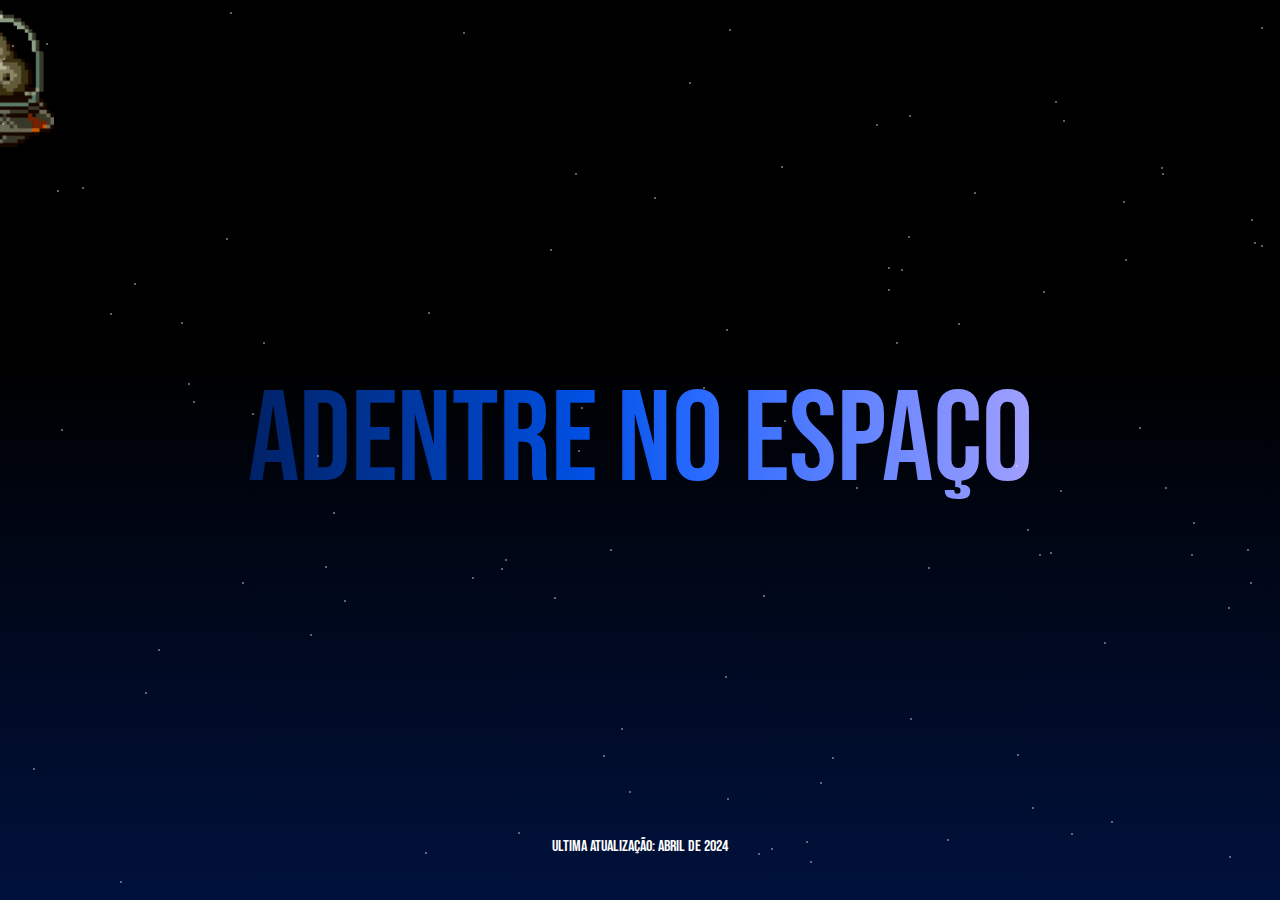
<file: index.html>
<!doctype html>
<html lang="pt-br">
  <head>
    <meta charset="utf-8">
    <meta name="viewport" content="width=device-width, initial-scale=1">
    <title>Rumo às Estrelas - Uma Viagem Virtual pelo Espaço</title>
    <link href="https://cdn.jsdelivr.net/npm/bootstrap@5.3.3/dist/css/bootstrap.min.css" rel="stylesheet" integrity="sha384-QWTKZyjpPEjISv5WaRU9OFeRpok6YctnYmDr5pNlyT2bRjXh0JMhjY6hW+ALEwIH" crossorigin="anonymous">
    <link rel="stylesheet" href="style.css">
    <link rel="stylesheet" href="https://fonts.googleapis.com/css2?family=Bebas+Neue&display=swap">
  </head>
  <body class="index">

    <header>
      <img src="img/nave.gif" alt="GIF animado" class="gif">
    </header>

    <section class="entrar">
      <a href="sistema.html"><h1 class="botao">ADENTRE NO ESPAÇO</h1></a>
    </section>

    <footer>
      <p>Ultima atualização: Abril de 2024</p>
  </footer>

    <script src="https://cdn.jsdelivr.net/npm/bootstrap@5.3.3/dist/js/bootstrap.bundle.min.js" integrity="sha384-YvpcrYf0tY3lHB60NNkmXc5s9fDVZLESaAA55NDzOxhy9GkcIdslK1eN7N6jIeHz" crossorigin="anonymous"></script>
    <script src="estrelas.js"></script>
  </body>
</html>
</file>
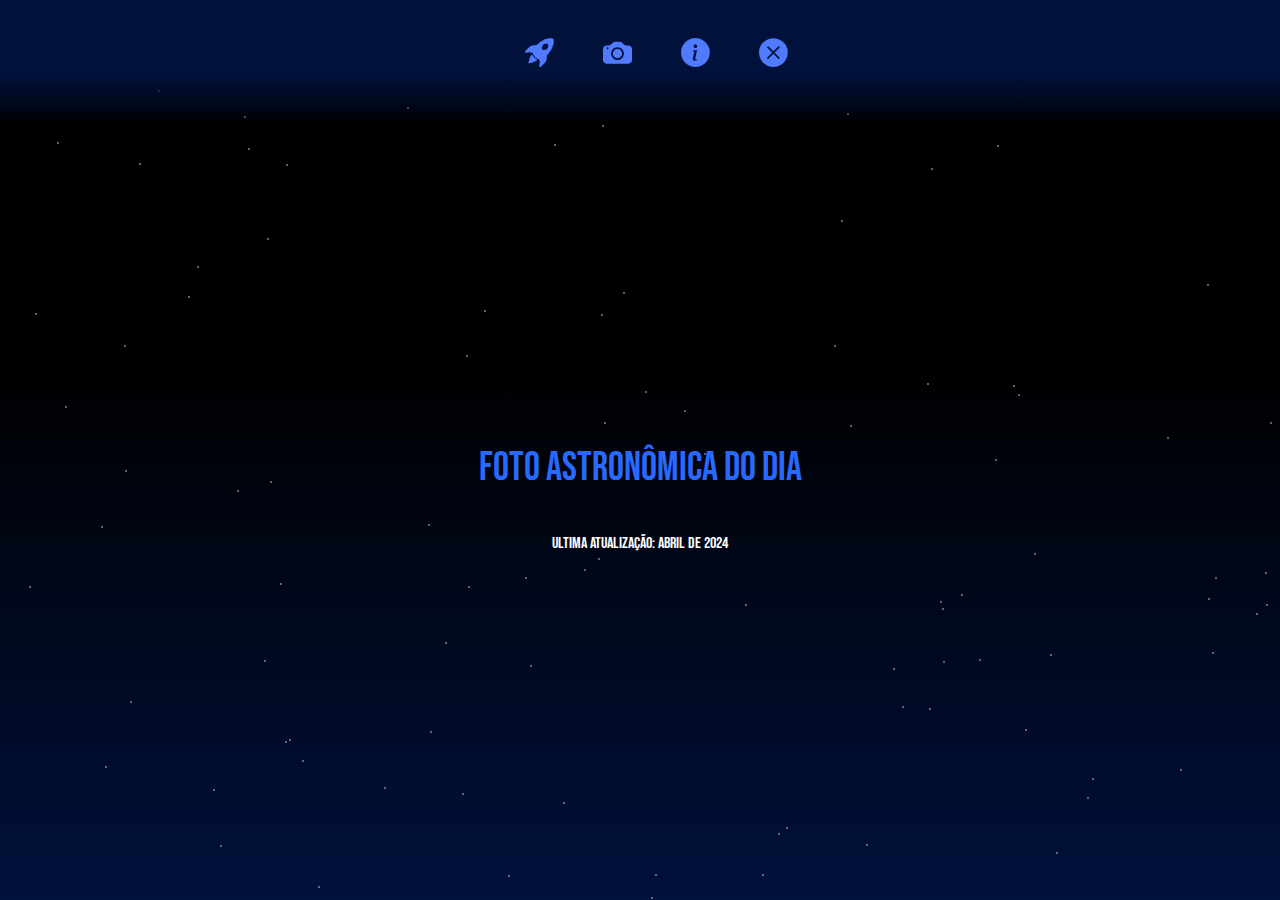
<file: apinaza.html>
<!DOCTYPE html>
<html lang="pt-br">
<head>
    <meta charset="UTF-8">
    <meta name="viewport" content="width=device-width, initial-scale=1">
    <title>APOD - Astronomy Picture of the Day</title>
    <link href="https://cdn.jsdelivr.net/npm/bootstrap@5.3.3/dist/css/bootstrap.min.css" rel="stylesheet" integrity="sha384-QWTKZyjpPEjISv5WaRU9OFeRpok6YctnYmDr5pNlyT2bRjXh0JMhjY6hW+ALEwIH" crossorigin="anonymous">
    <link rel="stylesheet" href="style.css">
    <link rel="stylesheet" href="https://fonts.googleapis.com/css2?family=Bebas+Neue&display=swap">
    <link rel="stylesheet" href="https://cdn.jsdelivr.net/npm/bootstrap-icons@1.11.3/font/bootstrap-icons.min.css">
</head>
<body>
    <nav>
        <ul>
            <li><a href="sistema.html"><i class="bi bi-rocket-takeoff-fill"></i></a></li>
            <li><a href="apinaza.html"><i class="bi bi-camera-fill"></i></a></li>
            <li><a href="info.html"><i class="bi bi-info-circle-fill"></i></a></li>
            <li><a href="index.html"><i class="bi bi-x-circle-fill"></i></a></li>
        </ul>
      </nav>

    <h1 class="tituloapod">Foto Astronômica do Dia</h1>
    <div id="apod">
        <div id="media-container"></div>
        <p id="apod-title"></p>
        <p id="apod-explanation"></p>
    </div>

    <footer>
        <p>Ultima atualização: Abril de 2024</p>
    </footer>

    <script src="apinazaptbr.js"></script>
    <script src="estrelas.js"></script>
</body>
</html>
</file>
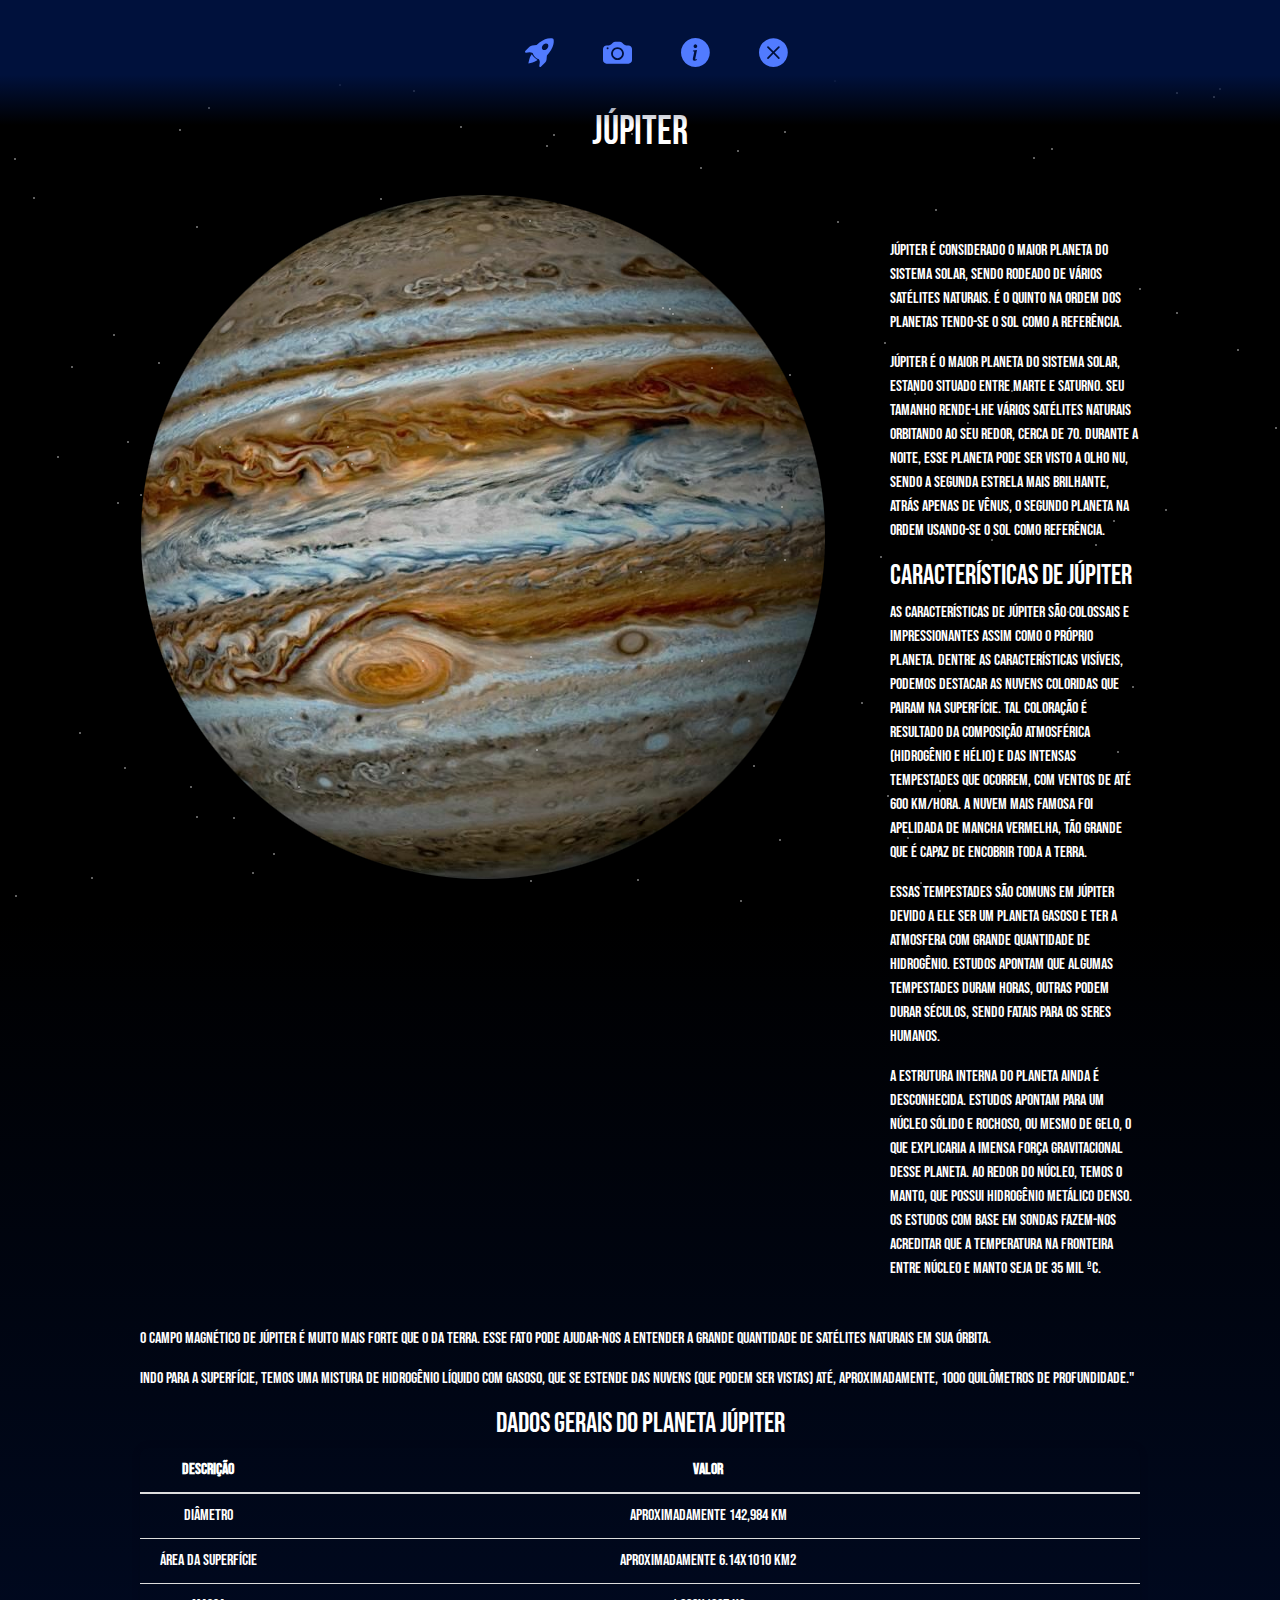
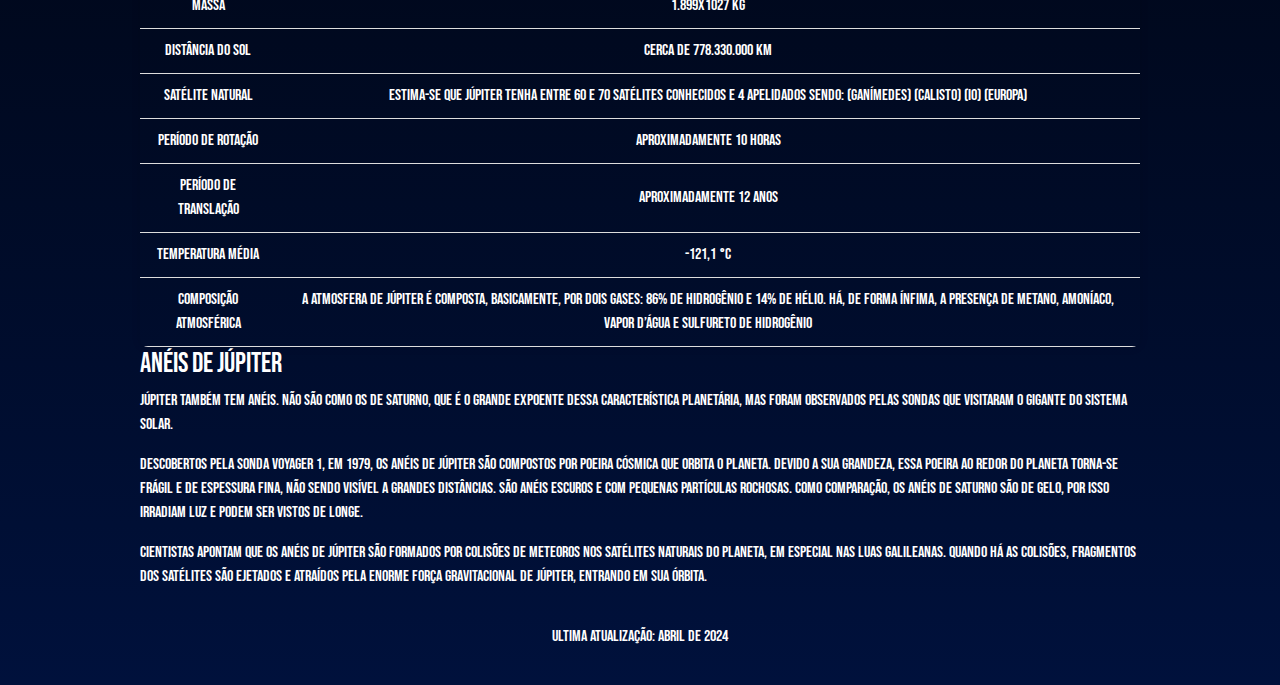
<file: jupiter.html>
<!doctype html>
<html lang="pt-br">
  <head>
    <meta charset="utf-8">
    <meta name="viewport" content="width=device-width, initial-scale=1">
    <title>Rumo às Estrelas - Júpiter</title>
    <link href="https://cdn.jsdelivr.net/npm/bootstrap@5.3.3/dist/css/bootstrap.min.css" rel="stylesheet" integrity="sha384-QWTKZyjpPEjISv5WaRU9OFeRpok6YctnYmDr5pNlyT2bRjXh0JMhjY6hW+ALEwIH" crossorigin="anonymous">
    <link rel="stylesheet" href="style.css">
    <link rel="stylesheet" href="https://fonts.googleapis.com/css2?family=Bebas+Neue&display=swap">
    <link rel="stylesheet" href="https://cdn.jsdelivr.net/npm/bootstrap-icons@1.11.3/font/bootstrap-icons.min.css">
</head>
  <body>
    <nav>
        <ul>
            <li><a href="sistema.html"><i class="bi bi-rocket-takeoff-fill"></i></a></li>
            <li><a href="apinaza.html"><i class="bi bi-camera-fill"></i></a></li>
            <li><a href="info.html"><i class="bi bi-info-circle-fill"></i></a></li>
            <li><a href="index.html"><i class="bi bi-x-circle-fill"></i></a></li>
        </ul>
    </nav>

    <h1 class="nomeplaneta">Júpiter</h1>

    <div class="container">
    <img src="img/Jupiter.png" alt="jupiter" class="left">

        <div class="rigth">
        <p>Júpiter é considerado o maior planeta do Sistema Solar, sendo rodeado de vários satélites naturais. É o quinto na ordem dos planetas tendo-se o Sol como a referência.</p>
        <p>Júpiter é o maior planeta do Sistema Solar, estando situado entre Marte e Saturno. Seu tamanho rende-lhe vários satélites naturais orbitando ao seu redor, cerca de 70. 
            Durante a noite, esse planeta pode ser visto a olho nu, sendo a segunda estrela mais brilhante, atrás apenas de Vênus, o segundo planeta na ordem usando-se o Sol como referência.
        </p>
        
        <h3>Características de Júpiter</h3>

        <p>As características de Júpiter são colossais e impressionantes assim como o próprio planeta. Dentre as características visíveis, podemos destacar as nuvens coloridas que pairam na superfície. 
            Tal coloração é resultado da composição atmosférica (hidrogênio e hélio) e das intensas tempestades que ocorrem, com ventos de até 600 km/hora. 
             A nuvem mais famosa foi apelidada de Mancha Vermelha, tão grande que é capaz de encobrir toda a Terra.
        </p>
        <p>Essas tempestades são comuns em Júpiter devido a ele ser um planeta gasoso e ter a atmosfera com grande quantidade de hidrogênio. 
            Estudos apontam que algumas tempestades duram horas, outras podem durar séculos, sendo fatais para os seres humanos.
        </p>
        
        <p>A estrutura interna do planeta ainda é desconhecida. Estudos apontam para um núcleo sólido e rochoso, ou mesmo de gelo, o que explicaria a imensa força gravitacional desse planeta. 
            Ao redor do núcleo, temos o manto, que possui hidrogênio metálico denso. Os estudos com base em sondas fazem-nos acreditar que a temperatura na fronteira entre núcleo e manto seja de 35 mil ºC.
        </p>
        </div>
    </div>

    <div class="container">
        <div>
        <p>O campo magnético de Júpiter é muito mais forte que o da Terra. Esse fato pode ajudar-nos a entender a grande quantidade de satélites naturais em sua órbita.
        </p>
   
       <p>Indo para a superfície, temos uma mistura de hidrogênio líquido com gasoso, que se estende das nuvens (que podem ser vistas) até, aproximadamente, 1000 quilômetros de profundidade."
        </p>
        </div>

            <div class="tabela">
                <h3>Dados Gerais do Planeta Júpiter</h3>
                <table>
                    <tr>
                        <th>Descrição</th>
                        <th>Valor</th>
                    </tr>
                    <tr>
                        <td>Diâmetro</td>
                        <td>Aproximadamente 142,984 km</td>
                    </tr>
                    <tr>
                        <td>Área da Superfície</td>
                        <td>Aproximadamente 6.14x1010 km2</td>
                    </tr>
                    <tr>
                        <td>Massa</td>
                        <td>1.899x1027 kg</td>
                    </tr>
                    <tr>
                        <td>Distância do Sol</td>
                        <td>Cerca de 778.330.000 km</td>
                    </tr>
                    <tr>
                        <td>Satélite Natural</td>
                        <td>estima-se que Júpiter tenha entre 60 e 70 satélites conhecidos e 4 apelidados sendo:
                            (Ganímedes)
                            (Calisto)
                            (Io)
                            (Europa)
                        </td>
                    </tr>
                    <tr>
                        <td>Período de Rotação</td>
                        <td>aproximadamente 10 horas</td>
                    </tr>
                    <tr>
                        <td>Período de Translação</td>
                        <td>aproximadamente 12 anos</td>
                    </tr>
                    <tr>
                        <td>Temperatura Média</td>
                        <td>-121,1 °C</td>
                    </tr>
                    <tr>
                        <td>Composição atmosférica</td>
                        <td>A atmosfera de Júpiter é composta, basicamente, por dois gases: 86% de hidrogênio e 14% de hélio. Há, de forma ínfima, a presença de metano, amoníaco, vapor d’água e sulfureto de hidrogênio</td>
                    </tr>
                </table>
            </div>
        <h3>Anéis de Júpiter</h3>
        <p>Júpiter também tem anéis. Não são como os de Saturno, que é o grande expoente dessa característica planetária, mas foram observados pelas sondas que visitaram o gigante do Sistema Solar.
        </p>
        <p>Descobertos pela sonda Voyager 1, em 1979, os anéis de Júpiter são compostos por poeira cósmica que orbita o planeta. 
            Devido a sua grandeza, essa poeira ao redor do planeta torna-se frágil e de espessura fina, não sendo visível a grandes distâncias. 
            São anéis escuros e com pequenas partículas rochosas. Como comparação, os anéis de Saturno são de gelo, por isso irradiam luz e podem ser vistos de longe.
        </p>
        <p>Cientistas apontam que os anéis de Júpiter são formados por colisões de meteoros nos satélites naturais do planeta, em especial nas Luas Galileanas. 
            Quando há as colisões, fragmentos dos satélites são ejetados e atraídos pela enorme força gravitacional de Júpiter, entrando em sua órbita.
        </p>
    </div>

    <footer>
        <p>Ultima atualização: Abril de 2024</p>
    </footer>

    <script src="https://cdn.jsdelivr.net/npm/bootstrap@5.3.3/dist/js/bootstrap.bundle.min.js" integrity="sha384-YvpcrYf0tY3lHB60NNkmXc5s9fDVZLESaAA55NDzOxhy9GkcIdslK1eN7N6jIeHz" crossorigin="anonymous"></script>
    <script src="estrelas.js"></script>
  </body>
</html>
</file>
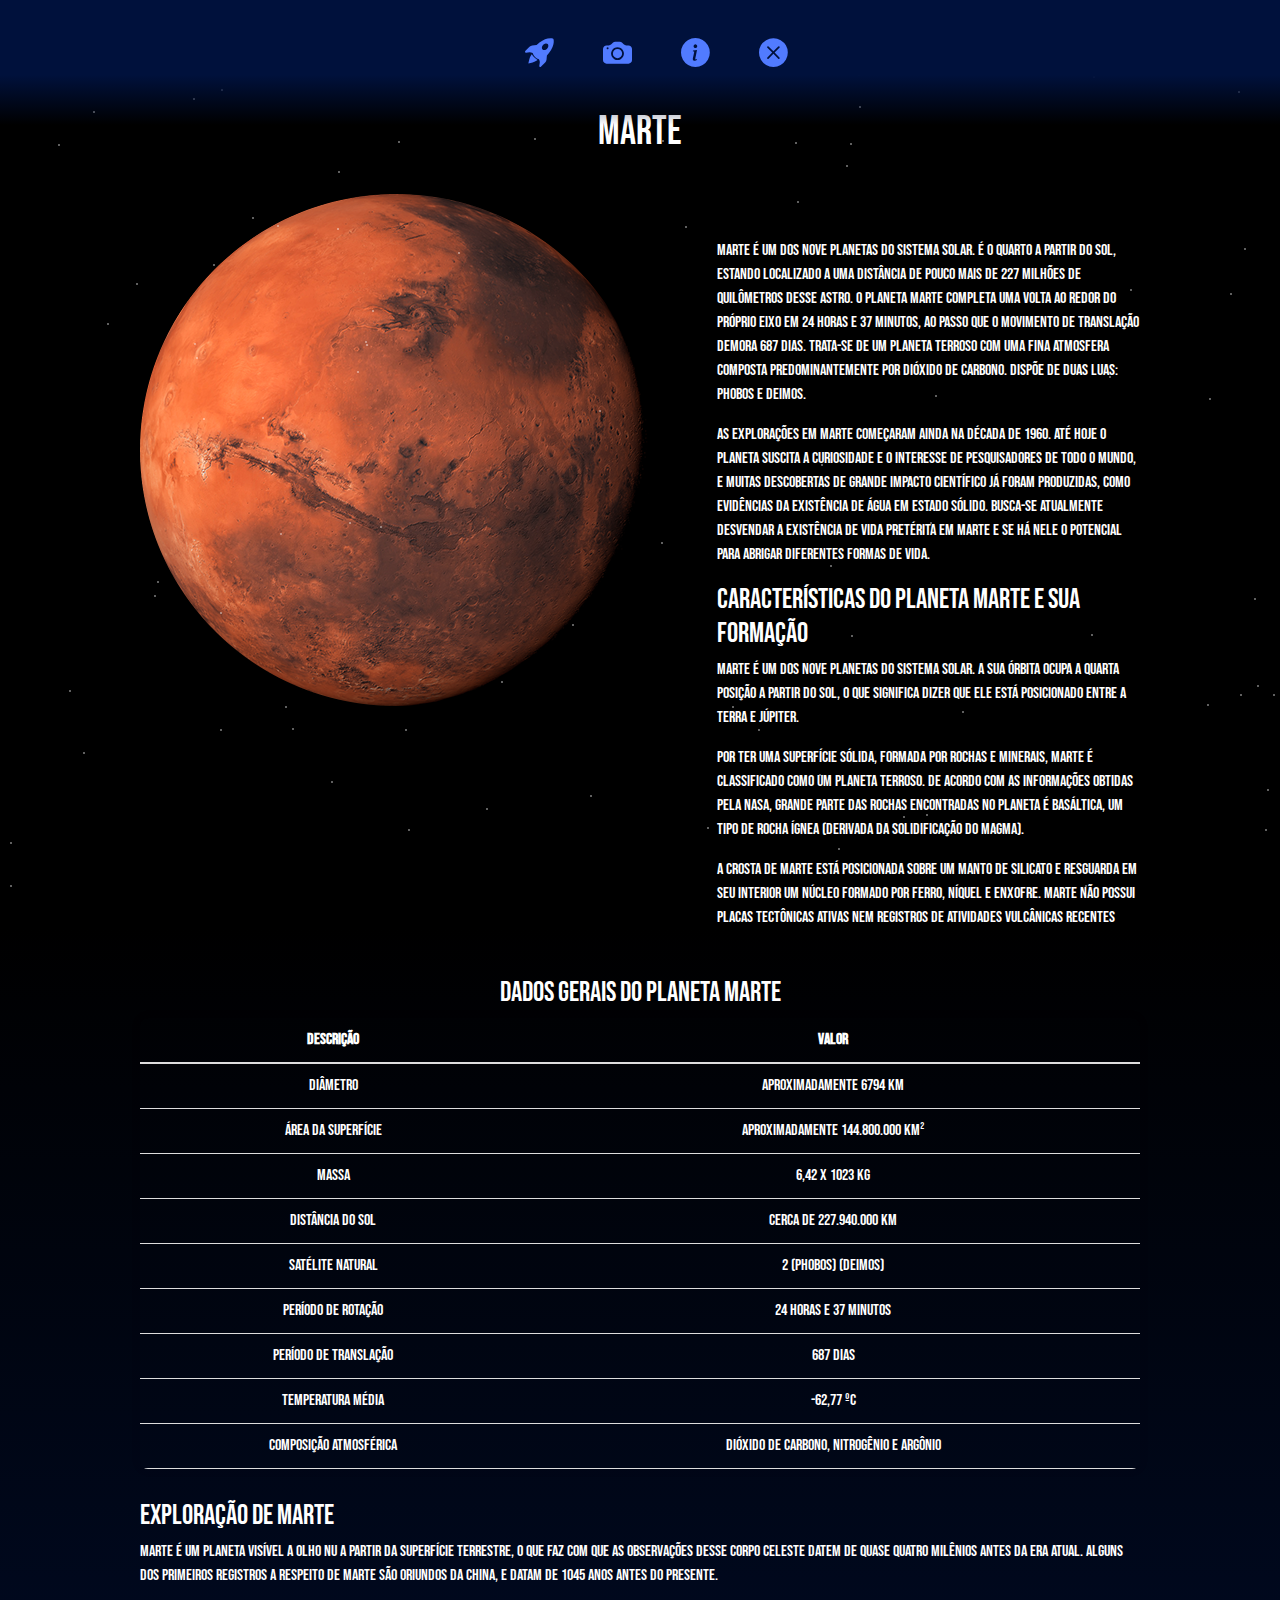
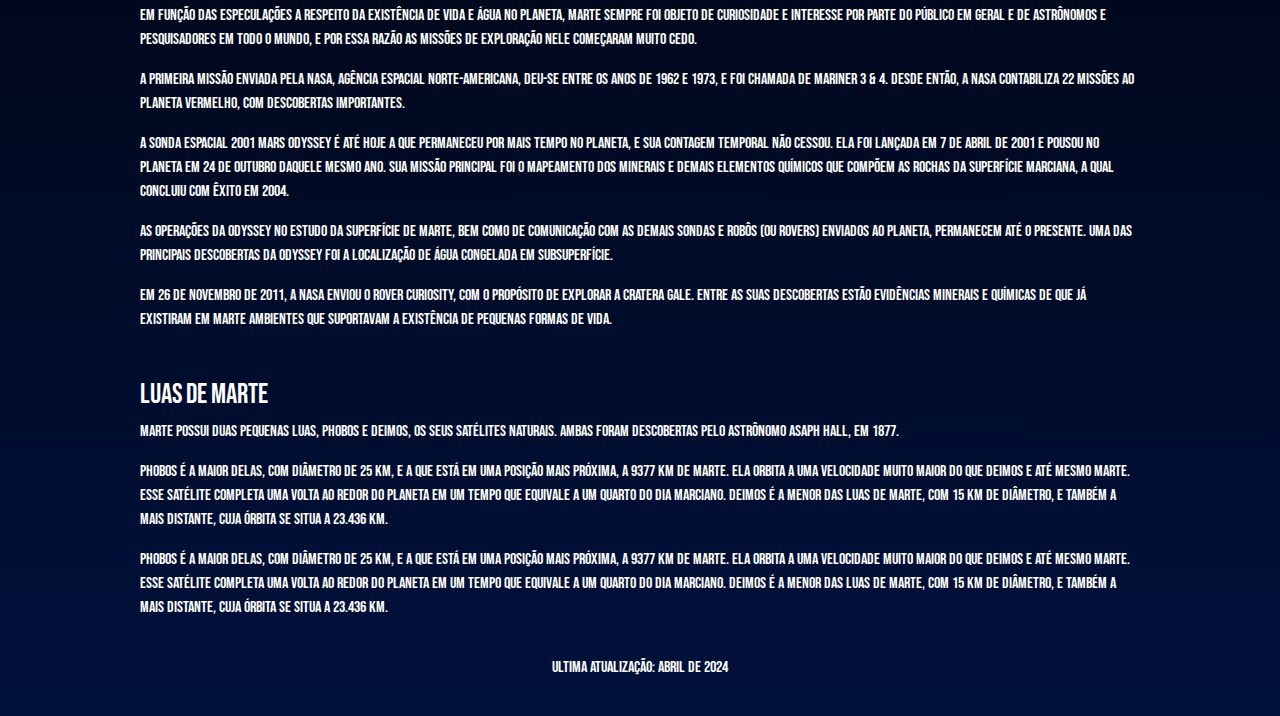
<file: marte.html>
<!doctype html>
<html lang="pt-br">
  <head>
    <meta charset="utf-8">
    <meta name="viewport" content="width=device-width, initial-scale=1">
    <title>Rumo às Estrelas - Marte</title>
    <link href="https://cdn.jsdelivr.net/npm/bootstrap@5.3.3/dist/css/bootstrap.min.css" rel="stylesheet" integrity="sha384-QWTKZyjpPEjISv5WaRU9OFeRpok6YctnYmDr5pNlyT2bRjXh0JMhjY6hW+ALEwIH" crossorigin="anonymous">
    <link rel="stylesheet" href="style.css">
    <link rel="stylesheet" href="https://fonts.googleapis.com/css2?family=Bebas+Neue&display=swap">
    <link rel="stylesheet" href="https://cdn.jsdelivr.net/npm/bootstrap-icons@1.11.3/font/bootstrap-icons.min.css">
</head>
  <body>
    <nav>
        <ul>
            <li><a href="sistema.html"><i class="bi bi-rocket-takeoff-fill"></i></a></li>
            <li><a href="apinaza.html"><i class="bi bi-camera-fill"></i></a></li>
            <li><a href="info.html"><i class="bi bi-info-circle-fill"></i></a></li>
            <li><a href="index.html"><i class="bi bi-x-circle-fill"></i></a></li>
        </ul>
    </nav>

    <h1 class="nomeplaneta">MARTE</h1>

    <div class="container">
    <img src="img/Marte.png" alt="Marte" class="left">

        <div class="rigth">
        <p>Marte é um dos nove planetas do Sistema Solar. É o quarto a partir do Sol, estando localizado a uma distância de pouco mais de 227 milhões de quilômetros desse astro. 
            O planeta Marte completa uma volta ao redor do próprio eixo em 24 horas e 37 minutos, ao passo que o movimento de translação demora 687 dias. 
             Trata-se de um planeta terroso com uma fina atmosfera composta predominantemente por dióxido de carbono. Dispõe de duas luas: Phobos e Deimos.</p>
        <p>As explorações em Marte começaram ainda na década de 1960. Até hoje o planeta suscita a curiosidade e o interesse de pesquisadores de todo o mundo,
            e muitas descobertas de grande impacto científico já foram produzidas, como evidências da existência de água em estado sólido. 
             Busca-se atualmente desvendar a existência de vida pretérita em Marte e se há nele o potencial para abrigar diferentes formas de vida.</p>
        
        <h3>Características do Planeta Marte e sua formação</h3>

        <p>Marte é um dos nove planetas do Sistema Solar. A sua órbita ocupa a quarta posição a partir do Sol, o que significa dizer que ele está posicionado entre a Terra e Júpiter.</p>
        <p>Por ter uma superfície sólida, formada por rochas e minerais, Marte é classificado como um planeta terroso. De acordo com as informações obtidas pela Nasa,
            grande parte das rochas encontradas no planeta é basáltica, um tipo de rocha ígnea (derivada da solidificação do magma).</p>
        <p>A crosta de Marte está posicionada sobre um manto de silicato e resguarda em seu interior um núcleo formado por ferro, níquel e enxofre. 
            Marte não possui placas tectônicas ativas nem registros de atividades vulcânicas recentes</p>
        </div>
    </div>

    <div class="container">
        <div class="left">
        
        </div>

            <div class="tabela">
                <h3>Dados Gerais do Planeta Marte</h3>
                <table>
                    <tr>
                        <th>Descrição</th>
                        <th>Valor</th>
                    </tr>
                    <tr>
                        <td>Diâmetro</td>
                        <td>Aproximadamente 6794 km</td>
                    </tr>
                    <tr>
                        <td>Área da Superfície</td>
                        <td>Aproximadamente 144.800.000 km²</td>
                    </tr>
                    <tr>
                        <td>Massa</td>
                        <td>6,42 x 1023 kg</td>
                    </tr>
                    <tr>
                        <td>Distância do Sol</td>
                        <td>Cerca de 227.940.000 km</td>
                    </tr>
                    <tr>
                        <td>Satélite Natural</td>
                        <td>2 (Phobos)
                              (Deimos)
                        </td>
                    </tr>
                    <tr>
                        <td>Período de Rotação</td>
                        <td>24 horas e 37 minutos</td>
                    </tr>
                    <tr>
                        <td>Período de Translação</td>
                        <td>687 dias</td>
                    </tr>
                    <tr>
                        <td>Temperatura Média</td>
                        <td>-62,77 ºC</td>
                    </tr>
                    <tr>
                        <td>Composição atmosférica</td>
                        <td>Dióxido de carbono, nitrogênio e argônio</td>
                    </tr>
                </table>
            </div>
    </div>

    <div class="container">
        <h3>Exploração de Marte</h3>
        <p>Marte é um planeta visível a olho nu a partir da superfície terrestre, o que faz com que as observações desse corpo celeste datem de quase quatro milênios antes da era atual. 
            Alguns dos primeiros registros a respeito de Marte são oriundos da China, e datam de 1045 anos antes do presente.
        </p>
        <p>Em função das especulações a respeito da existência de vida e água no planeta, 
            Marte sempre foi objeto de curiosidade e interesse por parte do público em geral e de astrônomos e pesquisadores em todo o mundo, e por essa razão as missões de exploração nele começaram muito cedo.
        </p>
        <p>A primeira missão enviada pela Nasa, agência espacial norte-americana, deu-se entre os anos de 1962 e 1973, e foi chamada de Mariner 3 & 4. 
            Desde então, a Nasa contabiliza 22 missões ao Planeta Vermelho, com descobertas importantes.
        </p>
        <p>A sonda espacial 2001 Mars Odyssey é até hoje a que permaneceu por mais tempo no planeta, e sua contagem temporal não cessou. 
            Ela foi lançada em 7 de abril de 2001 e pousou no planeta em 24 de outubro daquele mesmo ano. 
             Sua missão principal foi o mapeamento dos minerais e demais elementos químicos que compõem as rochas da superfície marciana, a qual concluiu com êxito em 2004.
        </p>  
       <p>As operações da Odyssey no estudo da superfície de Marte, bem como de comunicação com as demais sondas e robôs (ou rovers) enviados ao planeta, permanecem até o presente. 
            Uma das principais descobertas da Odyssey foi a localização de água congelada em subsuperfície.
        </p>
        <p>Em 26 de novembro de 2011, a Nasa enviou o rover Curiosity, com o propósito de explorar a cratera Gale. 
            Entre as suas descobertas estão evidências minerais e químicas de que já existiram em Marte ambientes que suportavam a existência de pequenas formas de vida.
        </p>

    </div>
    <div class="container">
        <h3>Luas de Marte</h3>
        <p>Marte possui duas pequenas luas, Phobos e Deimos, os seus satélites naturais. Ambas foram descobertas pelo astrônomo Asaph Hall, em 1877.</p>

        <p>Phobos é a maior delas, com diâmetro de 25 km, e a que está em uma posição mais próxima, a 9377 km de Marte. 
            Ela orbita a uma velocidade muito maior do que Deimos e até mesmo Marte. Esse satélite completa uma volta ao redor do planeta em um tempo que equivale a um quarto do dia marciano. 
             Deimos é a menor das luas de Marte, com 15 km de diâmetro, e também a mais distante, cuja órbita se situa a 23.436 km.
        </p>
        <p>Phobos é a maior delas, com diâmetro de 25 km, e a que está em uma posição mais próxima, a 9377 km de Marte. 
            Ela orbita a uma velocidade muito maior do que Deimos e até mesmo Marte. Esse satélite completa uma volta ao redor do planeta em um tempo que equivale a um quarto do dia marciano. 
             Deimos é a menor das luas de Marte, com 15 km de diâmetro, e também a mais distante, cuja órbita se situa a 23.436 km.
        </p>

    </div>

    <footer>
        <p>Ultima atualização: Abril de 2024</p>
    </footer>

    <script src="https://cdn.jsdelivr.net/npm/bootstrap@5.3.3/dist/js/bootstrap.bundle.min.js" integrity="sha384-YvpcrYf0tY3lHB60NNkmXc5s9fDVZLESaAA55NDzOxhy9GkcIdslK1eN7N6jIeHz" crossorigin="anonymous"></script>
    <script src="estrelas.js"></script>
  </body>
</html>
</file>
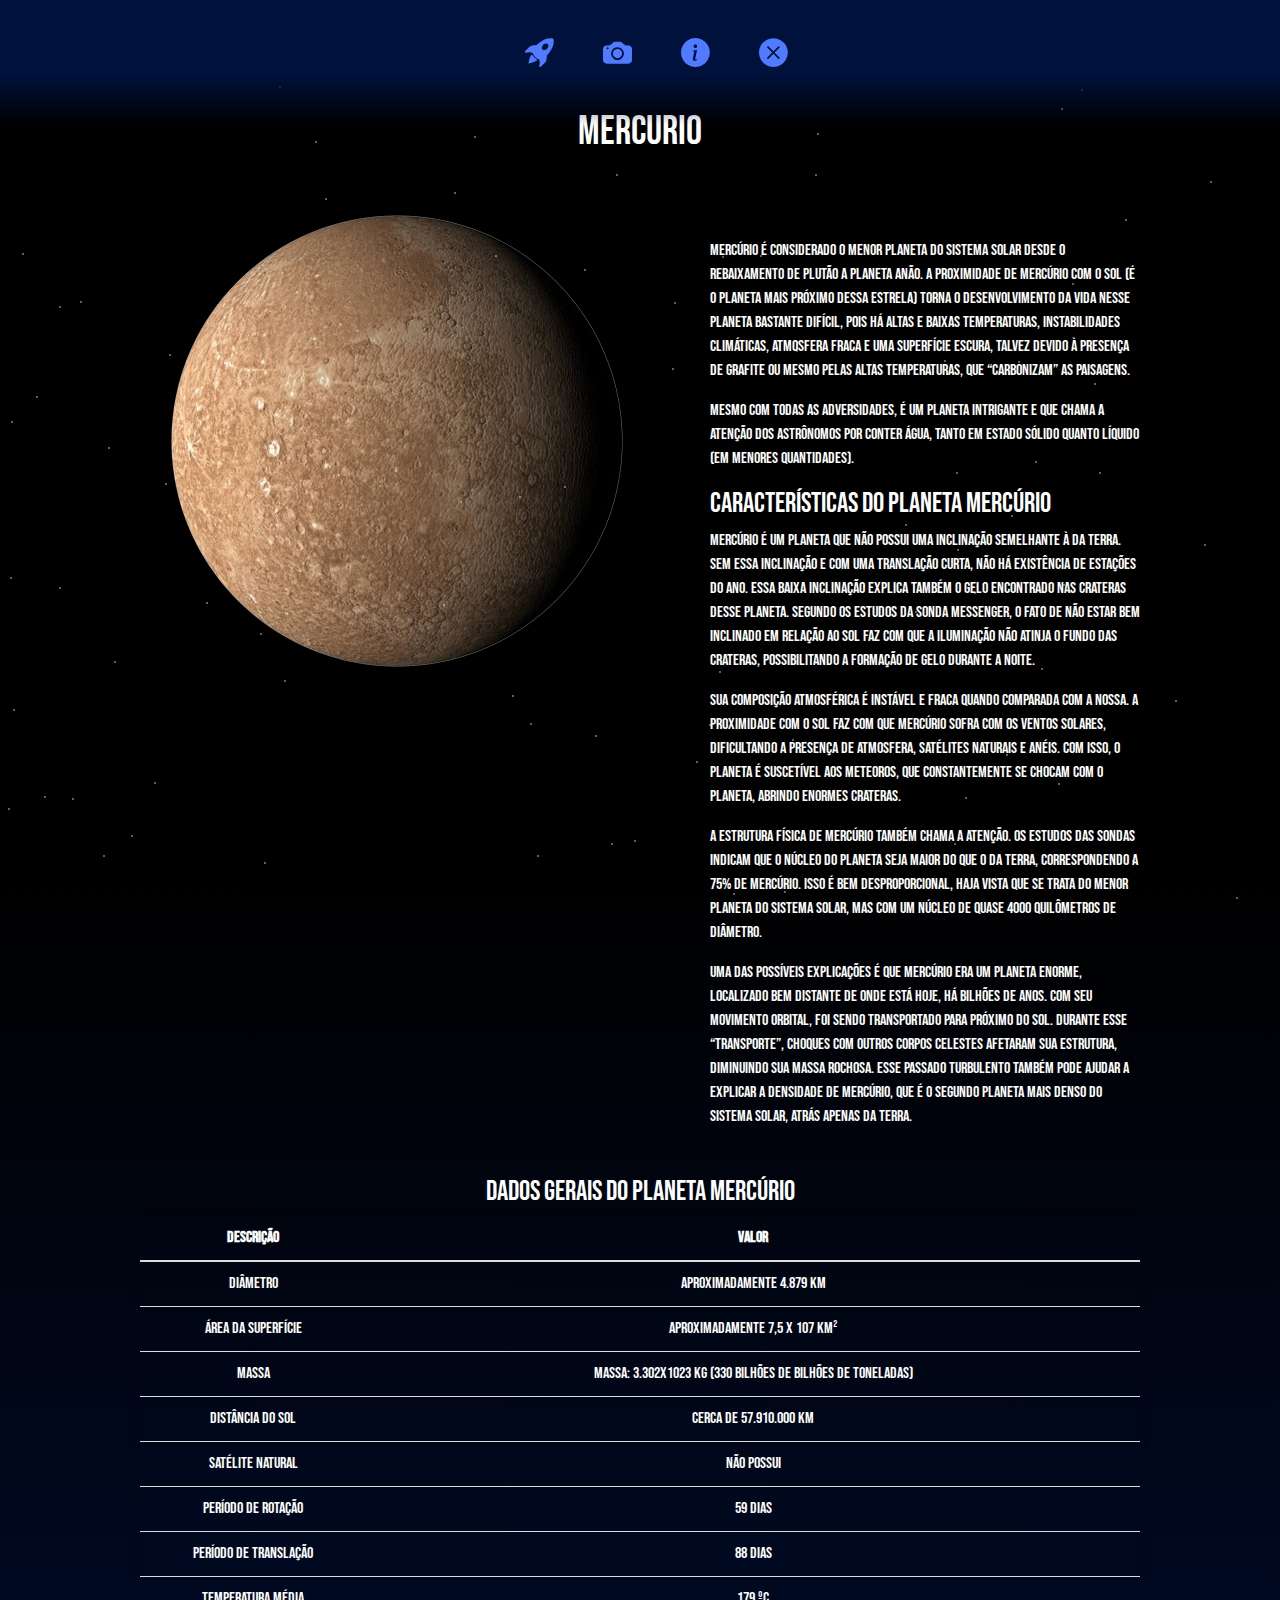
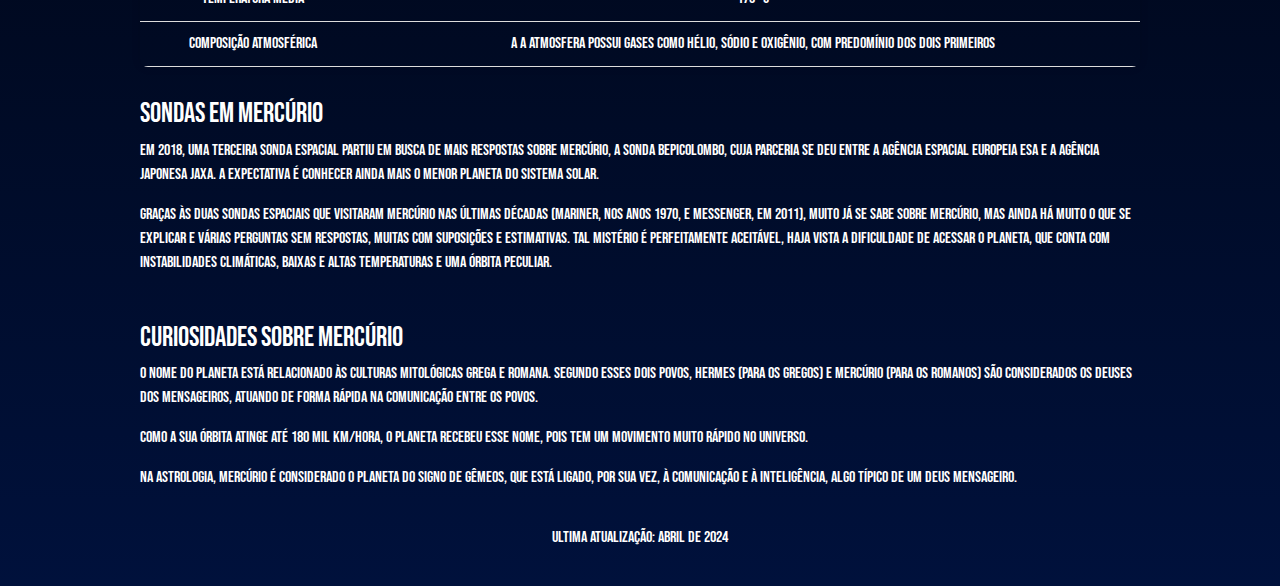
<file: mercurio.html>
<!doctype html>
<html lang="pt-br">
  <head>
    <meta charset="utf-8">
    <meta name="viewport" content="width=device-width, initial-scale=1">
    <title>Rumo às Estrelas - Mercúrio</title>
    <link href="https://cdn.jsdelivr.net/npm/bootstrap@5.3.3/dist/css/bootstrap.min.css" rel="stylesheet" integrity="sha384-QWTKZyjpPEjISv5WaRU9OFeRpok6YctnYmDr5pNlyT2bRjXh0JMhjY6hW+ALEwIH" crossorigin="anonymous">
    <link rel="stylesheet" href="style.css">
    <link rel="stylesheet" href="https://fonts.googleapis.com/css2?family=Bebas+Neue&display=swap">
    <link rel="stylesheet" href="https://cdn.jsdelivr.net/npm/bootstrap-icons@1.11.3/font/bootstrap-icons.min.css">
</head>
  <body>
    <nav>
        <ul>
            <li><a href="sistema.html"><i class="bi bi-rocket-takeoff-fill"></i></a></li>
            <li><a href="apinaza.html"><i class="bi bi-camera-fill"></i></a></li>
            <li><a href="info.html"><i class="bi bi-info-circle-fill"></i></a></li>
            <li><a href="index.html"><i class="bi bi-x-circle-fill"></i></a></li>
        </ul>
    </nav>

    <h1 class="nomeplaneta">MERCURIO</h1>

    <div class="container">
    <img src="img/Mercurio.png" alt="Mercurio" class="left">

        <div class="rigth">
        <p>Mercúrio é considerado o menor planeta do Sistema Solar desde o rebaixamento de Plutão a planeta anão. A proximidade de Mercúrio com o Sol (é o planeta mais próximo dessa estrela) 
            torna o desenvolvimento da vida nesse planeta bastante difícil, pois há altas e baixas temperaturas, instabilidades climáticas, atmosfera fraca e uma superfície escura, 
             talvez devido à presença de grafite ou mesmo pelas altas temperaturas, que “carbonizam” as paisagens.
        </p>
        <p>Mesmo com todas as adversidades, é um planeta intrigante e que chama a atenção dos astrônomos por conter água, tanto em estado sólido quanto líquido (em menores quantidades).
        </p>
        
        <h3>Características do Planeta Mercúrio</h3>

        <p>Mercúrio é um planeta que não possui uma inclinação semelhante à da Terra. Sem essa inclinação e com uma translação curta, não há existência de estações do ano. 
            Essa baixa inclinação explica também o gelo encontrado nas crateras desse planeta. Segundo os estudos da sonda Messenger, 
             o fato de não estar bem inclinado em relação ao Sol faz com que a iluminação não atinja o fundo das crateras, possibilitando a formação de gelo durante a noite.
        </p>
        <p>Sua composição atmosférica é instável e fraca quando comparada com a nossa. A proximidade com o Sol faz com que Mercúrio sofra com os ventos solares, dificultando a presença de atmosfera, 
            satélites naturais e anéis. Com isso, o planeta é suscetível aos meteoros, que constantemente se chocam com o planeta, abrindo enormes crateras.
        </p>
        
        <p>A estrutura física de Mercúrio também chama a atenção. Os estudos das sondas indicam que o núcleo do planeta seja maior do que o da Terra, correspondendo a 75% de Mercúrio. 
            Isso é bem desproporcional, haja vista que se trata do menor planeta do Sistema Solar, mas com um núcleo de quase 4000 quilômetros de diâmetro.
        </p>
        <p>Uma das possíveis explicações é que Mercúrio era um planeta enorme, localizado bem distante de onde está hoje, há bilhões de anos. Com seu movimento orbital, 
            foi sendo transportado para próximo do Sol. Durante esse “transporte”, choques com outros corpos celestes afetaram sua estrutura, diminuindo sua massa rochosa. 
             Esse passado turbulento também pode ajudar a explicar a densidade de Mercúrio, que é o segundo planeta mais denso do Sistema Solar, atrás apenas da Terra.
        </p>
        </div>
    </div>

    <div class="container">
        <div class="left">
        </div>

            <div class="tabela">
                <h3>Dados Gerais do Planeta Mercúrio</h3>
                <table>
                    <tr>
                        <th>Descrição</th>
                        <th>Valor</th>
                    </tr>
                    <tr>
                        <td>Diâmetro</td>
                        <td>Aproximadamente 4.879 km</td>
                    </tr>
                    <tr>
                        <td>Área da Superfície</td>
                        <td>Aproximadamente 7,5 x 107 km²</td>
                    </tr>
                    <tr>
                        <td>Massa</td>
                        <td>Massa: 3.302x1023 kg (330 bilhões de bilhões de toneladas)</td>
                    </tr>
                    <tr>
                        <td>Distância do Sol</td>
                        <td>Cerca de 57.910.000 km</td>
                    </tr>
                    <tr>
                        <td>Satélite Natural</td>
                        <td>Não possui</td>
                    </tr>
                    <tr>
                        <td>Período de Rotação</td>
                        <td>59 dias</td>
                    </tr>
                    <tr>
                        <td>Período de Translação</td>
                        <td>88 dias</td>
                    </tr>
                    <tr>
                        <td>Temperatura Média</td>
                        <td>179 ºC</td>
                    </tr>
                    <tr>
                        <td>Composição atmosférica</td>
                        <td>A a atmosfera possui gases como hélio, sódio e oxigênio, com predomínio dos dois primeiros</td>
                    </tr>
                </table>
            </div>
    </div>

    <div class="container">
        <h3>Sondas em Mercúrio</h3>
        <p>Em 2018, uma terceira sonda espacial partiu em busca de mais respostas sobre Mercúrio, a sonda BepiColombo, cuja parceria se deu entre a agência espacial europeia ESA e a agência japonesa JAXA. 
            A expectativa é conhecer ainda mais o menor planeta do Sistema Solar.
        </p>

        <p>Graças às duas sondas espaciais que visitaram Mercúrio nas últimas décadas (Mariner, nos anos 1970, e Messenger, em 2011), muito já se sabe sobre Mercúrio, 
            mas ainda há muito o que se explicar e várias perguntas sem respostas, muitas com suposições e estimativas. Tal mistério é perfeitamente aceitável, 
             haja vista a dificuldade de acessar o planeta, que conta com instabilidades climáticas, baixas e altas temperaturas e uma órbita peculiar.
        </p>

    </div>
    <div class="container">
        <h3>Curiosidades sobre Mercúrio</h3>
        <p>O nome do planeta está relacionado às culturas mitológicas grega e romana. Segundo esses dois povos, Hermes (para os gregos) e Mercúrio (para os romanos) são considerados os deuses dos mensageiros, 
            atuando de forma rápida na comunicação entre os povos.
        </p>
        <p>Como a sua órbita atinge até 180 mil km/hora, o planeta recebeu esse nome, pois tem um movimento muito rápido no Universo.
        </p>      
        <p>Na astrologia, Mercúrio é considerado o planeta do signo de Gêmeos, que está ligado, por sua vez, à comunicação e à inteligência, algo típico de um deus mensageiro.
        </p> 
    </div>

    <footer>
        <p>Ultima atualização: Abril de 2024</p>
    </footer>

    <script src="https://cdn.jsdelivr.net/npm/bootstrap@5.3.3/dist/js/bootstrap.bundle.min.js" integrity="sha384-YvpcrYf0tY3lHB60NNkmXc5s9fDVZLESaAA55NDzOxhy9GkcIdslK1eN7N6jIeHz" crossorigin="anonymous"></script>
    <script src="estrelas.js"></script>
  </body>
</html>
</file>
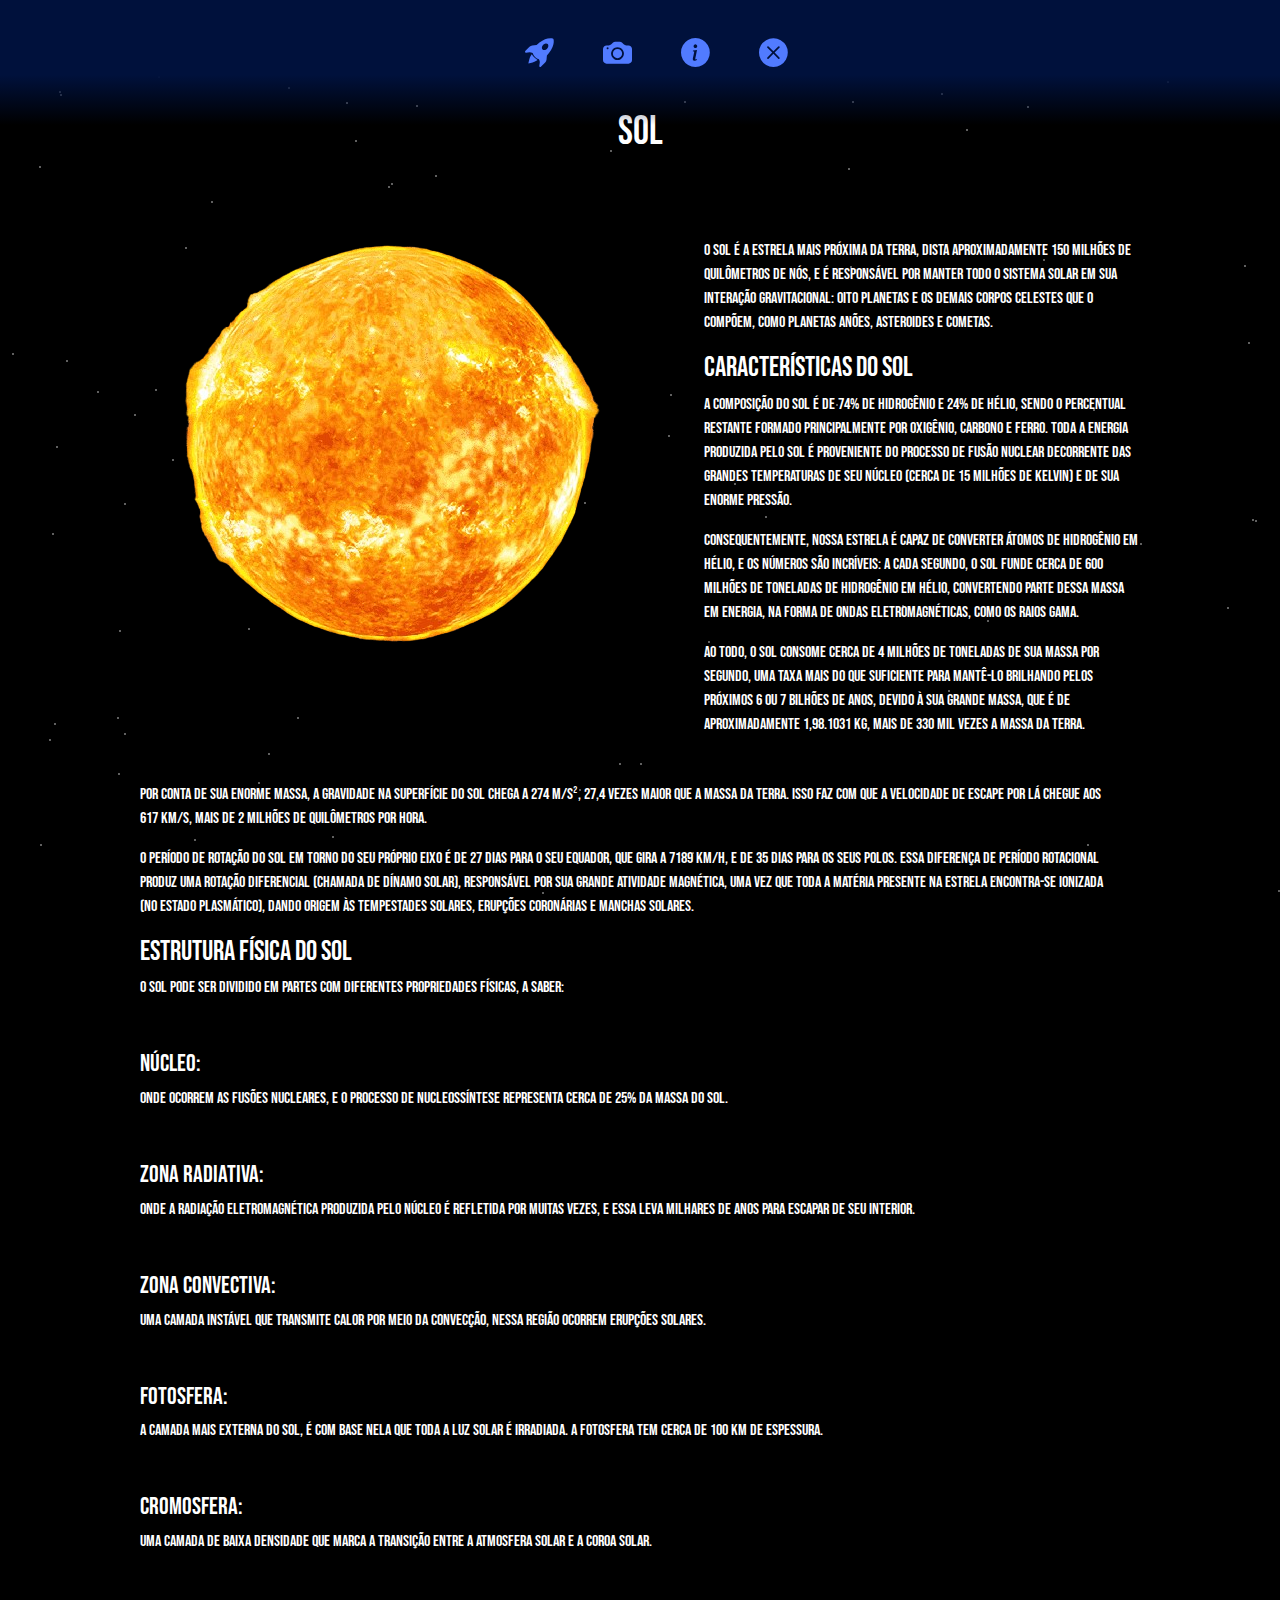
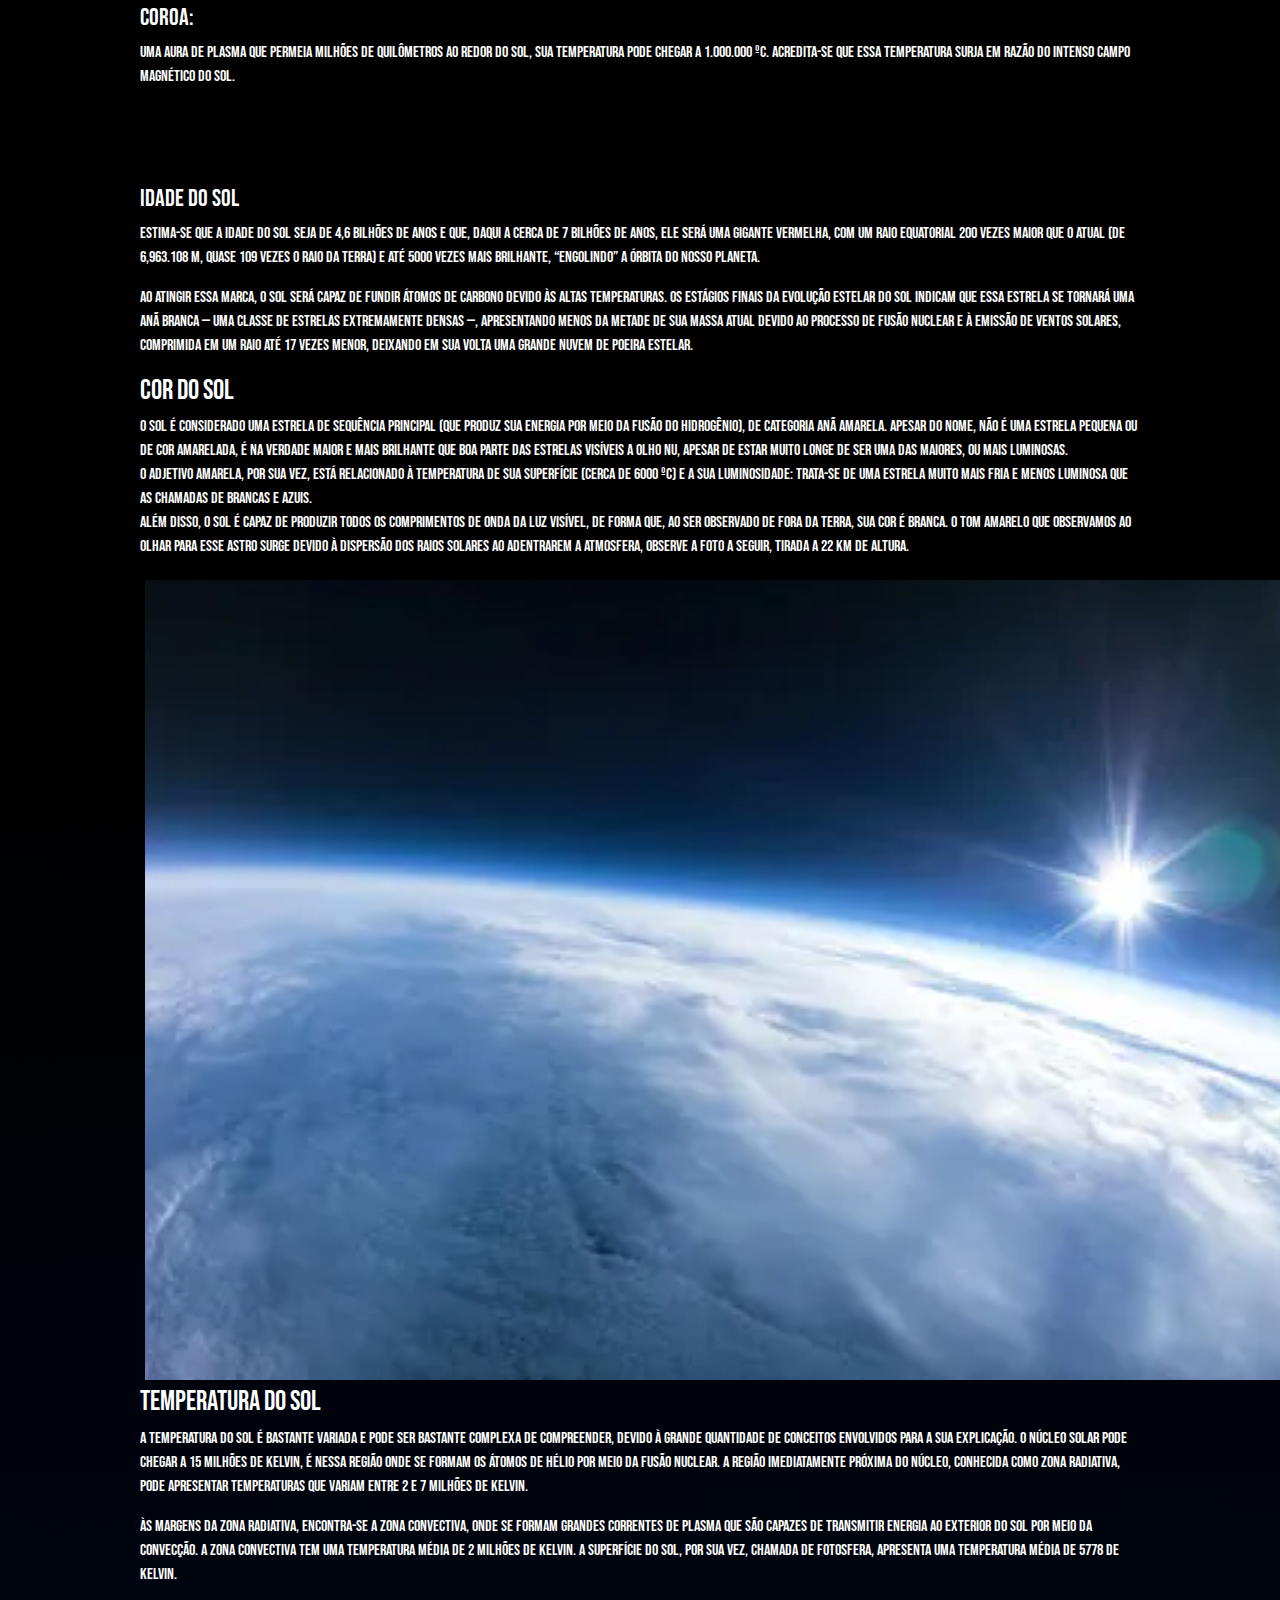
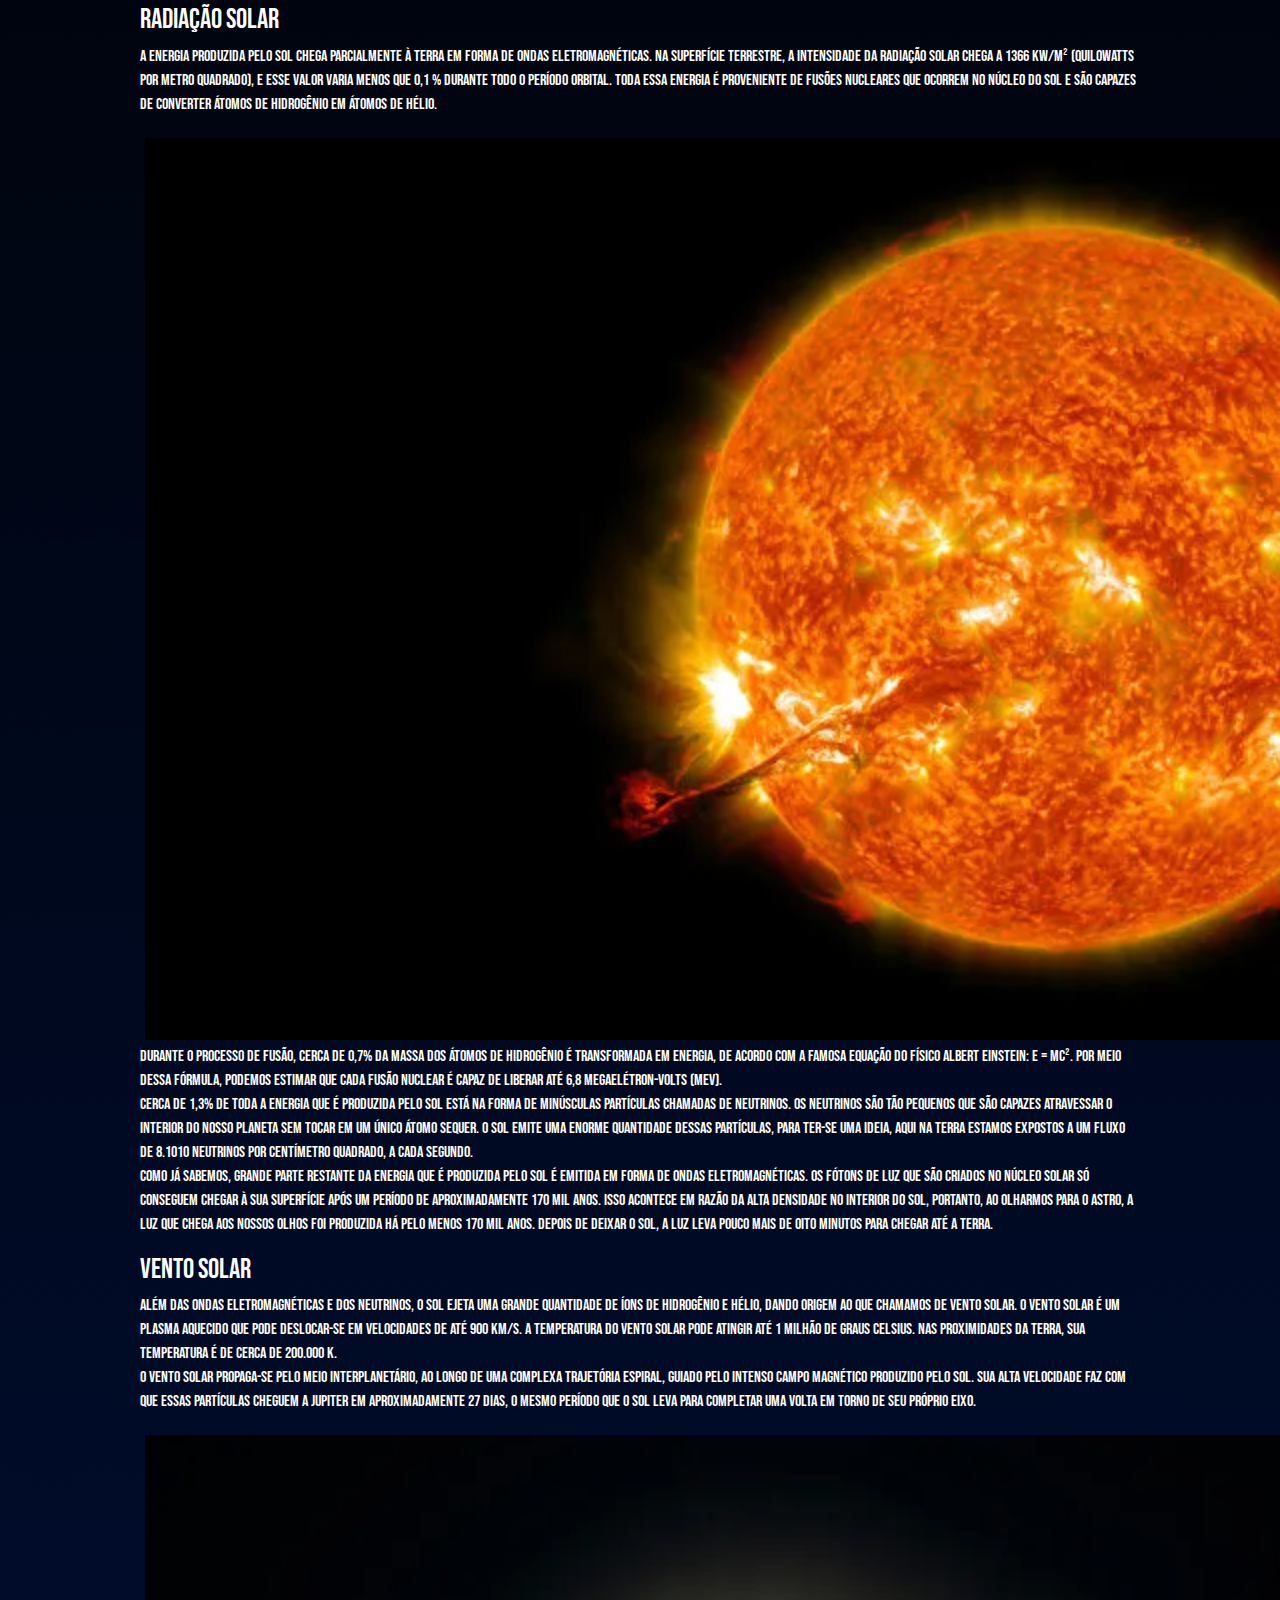
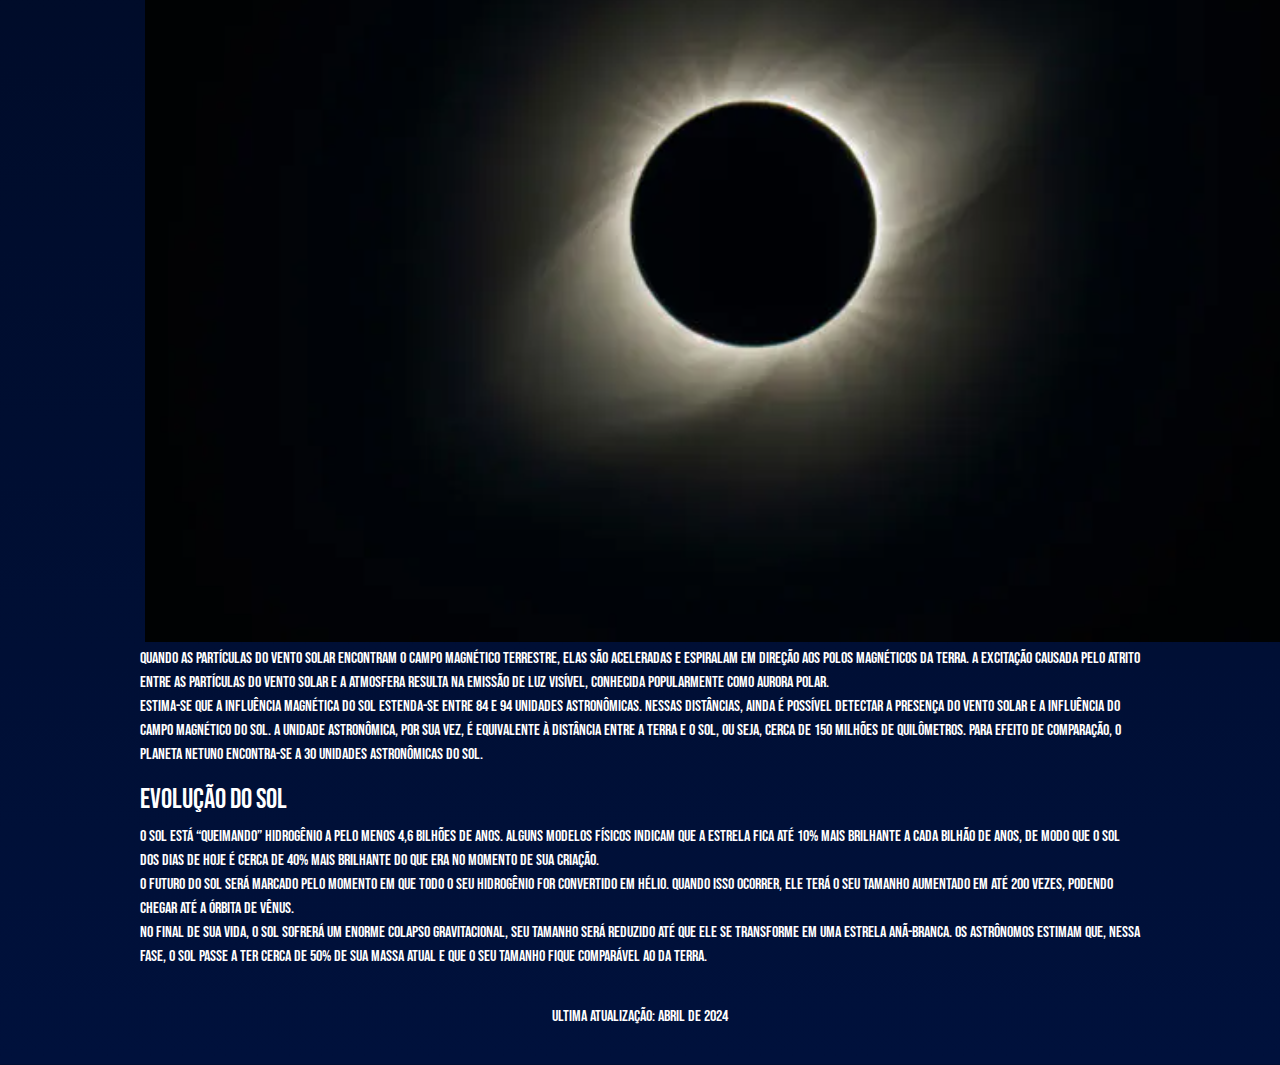
<file: sol.html>
<!doctype html>
<html lang="pt-br">
  <head>
    <meta charset="utf-8">
    <meta name="viewport" content="width=device-width, initial-scale=1">
    <title>Rumo às Estrelas - Sol</title>
    <link href="https://cdn.jsdelivr.net/npm/bootstrap@5.3.3/dist/css/bootstrap.min.css" rel="stylesheet" integrity="sha384-QWTKZyjpPEjISv5WaRU9OFeRpok6YctnYmDr5pNlyT2bRjXh0JMhjY6hW+ALEwIH" crossorigin="anonymous">
    <link rel="stylesheet" href="style.css">
    <link rel="stylesheet" href="https://fonts.googleapis.com/css2?family=Bebas+Neue&display=swap">
    <link rel="stylesheet" href="https://cdn.jsdelivr.net/npm/bootstrap-icons@1.11.3/font/bootstrap-icons.min.css">
</head>
  <body>
    <nav>
        <ul>
            <li><a href="sistema.html"><i class="bi bi-rocket-takeoff-fill"></i></a></li>
            <li><a href="apinaza.html"><i class="bi bi-camera-fill"></i></a></li>
            <li><a href="info.html"><i class="bi bi-info-circle-fill"></i></a></li>
            <li><a href="index.html"><i class="bi bi-x-circle-fill"></i></a></li>
        </ul>
    </nav>

    <h1 class="nomeplaneta">Sol</h1>

    <div class="container">
    <img src="img/Sol.png" alt="sol" class="left">

        <div class="rigth">
        <p>O Sol é a estrela mais próxima da Terra, dista aproximadamente 150 milhões de quilômetros de nós, 
            e é responsável por manter todo o Sistema Solar em sua interação gravitacional: 
            oito planetas e os demais corpos celestes que o compõem, como planetas anões, asteroides e cometas.</p>
        
        <h3>Características do Sol</h3>

        <p>A composição do Sol é de 74% de hidrogênio e 24% de hélio, sendo o percentual restante formado principalmente por oxigênio, carbono e ferro.
             Toda a energia produzida pelo Sol é proveniente do processo de fusão nuclear decorrente das grandes temperaturas de seu núcleo
              (cerca de 15 milhões de kelvin) e de sua enorme pressão.</p>

        <p>Consequentemente, nossa estrela é capaz de converter átomos de hidrogênio em hélio, e os números são incríveis: a cada segundo, 
            o Sol funde cerca de 600 milhões de toneladas de hidrogênio em hélio, convertendo parte dessa massa em energia,
             na forma de ondas eletromagnéticas, como os raios gama.</p>
        
        <p>Ao todo, o Sol consome cerca de 4 milhões de toneladas de sua massa por segundo, uma taxa mais do que suficiente para mantê-lo brilhando
             pelos próximos 6 ou 7 bilhões de anos, devido à sua grande massa, que é de aproximadamente 1,98.1031 kg, mais de 330 mil vezes a massa da Terra.</p>
        </div>
    </div>

    <div class="container">
        <div class="left">
        <p>Por conta de sua enorme massa, a gravidade na superfície do Sol chega a 274 m/s², 27,4 vezes maior que a massa da Terra.
             Isso faz com que a velocidade de escape por lá chegue aos 617 km/s, mais de 2 milhões de quilômetros por hora.</p>
   
       <p>O período de rotação do Sol em torno do seu próprio eixo é de 27 dias para o seu equador, que gira a 7189 km/h,
         e de 35 dias para os seus polos. Essa diferença de período rotacional produz uma rotação diferencial (chamada de dínamo solar),
          responsável por sua grande atividade magnética, uma vez que toda a matéria presente na estrela encontra-se ionizada (no estado plasmático),
           dando origem às tempestades solares, erupções coronárias e manchas solares.</p>
        </div>

    </div>

    <div class="container">
        <h3>Estrutura física do Sol</h3>
        <p>O Sol pode ser dividido em partes com diferentes propriedades físicas, a saber:</p>
        <p>
            <h4>Núcleo:</h4>
            Onde ocorrem as fusões nucleares, e o processo de nucleossíntese representa cerca de 25% da massa do Sol.

            <h4>Zona radiativa:</h4>
            Onde a radiação eletromagnética produzida pelo núcleo é refletida por muitas vezes, e essa leva milhares de anos para escapar de seu interior.

            <h4>Zona convectiva:</h4>
            uma camada instável que transmite calor por meio da convecção, nessa região ocorrem erupções solares.

            <h4>Fotosfera:</h4>
            A camada mais externa do Sol, é com base nela que toda a luz solar é irradiada. A fotosfera tem cerca de 100 km de espessura.

            <h4>Cromosfera:</h4>
            Uma camada de baixa densidade que marca a transição entre a atmosfera solar e a coroa solar.

            <h4>Coroa:</h4>
            Uma aura de plasma que permeia milhões de quilômetros ao redor do Sol, sua temperatura pode chegar a 1.000.000 ºC. Acredita-se que essa temperatura surja em razão do intenso campo magnético do Sol.
        </p>

    </div>
    <div class="container">
            <h4>Idade do sol</h4>
            <p>Estima-se que a idade do Sol seja de 4,6 bilhões de anos e que, daqui a cerca de 7 bilhões de anos, ele será uma gigante vermelha,
             com um raio equatorial 200 vezes maior que o atual (de 6,963.108 m, quase 109 vezes o raio da Terra) e até 5000 vezes mais brilhante,
              “engolindo” a órbita do nosso planeta.</p>
            <p>Ao atingir essa marca, o Sol será capaz de fundir átomos de carbono devido às altas temperaturas. 
                Os estágios finais da evolução estelar do Sol indicam que essa estrela se tornará uma anã branca — uma classe de estrelas extremamente densas
             —, apresentando menos da metade de sua massa atual devido ao processo de fusão nuclear e à emissão de ventos solares, comprimida em um raio até 17 vezes menor, 
            deixando em sua volta uma grande nuvem de poeira estelar.</p>

        <h3>Cor do sol</h3>
        <p>O Sol é considerado uma estrela de sequência principal (que produz sua energia por meio da fusão do hidrogênio),
             de categoria anã amarela. Apesar do nome, não é uma estrela pequena ou de cor amarelada,
              é na verdade maior e mais brilhante que boa parte das estrelas visíveis a olho nu, apesar de estar muito longe de ser uma das maiores, ou mais luminosas.
        <br>
        O adjetivo amarela, por sua vez, está relacionado à temperatura de sua superfície (cerca de 6000 ºC) e a sua luminosidade: trata-se de uma estrela muito mais fria e menos luminosa que as chamadas de brancas e azuis.
        <br>
        Além disso, o Sol é capaz de produzir todos os comprimentos de onda da luz visível, de forma que, ao ser observado de fora da Terra, sua cor é branca.
         O tom amarelo que observamos ao olhar para esse astro surge devido à dispersão dos raios solares ao adentrarem a atmosfera, observe a foto a seguir,
          tirada a 22 km de altura.
        </p>

        <img src="img/Sol-terra.png" alt="vistasol" class="imagempag">

        <h3>Temperatura do Sol</h3>
<p>A temperatura do Sol é bastante variada e pode ser bastante complexa de compreender, devido à grande quantidade de conceitos envolvidos para a sua explicação.
     O núcleo solar pode chegar a 15 milhões de kelvin, é nessa região onde se formam os átomos de hélio por meio da fusão nuclear. A região imediatamente próxima do núcleo,
      conhecida como zona radiativa, pode apresentar temperaturas que variam entre 2 e 7 milhões de kelvin.
</p>
<p>
Às margens da zona radiativa, encontra-se a zona convectiva, onde se formam grandes correntes de plasma que são capazes de transmitir energia ao exterior do Sol
 por meio da convecção. A zona convectiva tem uma temperatura média de 2 milhões de kelvin. A superfície do Sol, por sua vez, chamada de fotosfera, apresenta uma
  temperatura média de 5778 de kelvin.
</p>

<h3>Radiação solar</h3>
<p>
A energia produzida pelo Sol chega parcialmente à Terra em forma de ondas eletromagnéticas. Na superfície terrestre, a intensidade da radiação solar chega a 1366 kW/m²
 (quilowatts por metro quadrado), e esse valor varia menos que 0,1 % durante todo o período orbital. 
 Toda essa energia é proveniente de fusões nucleares que ocorrem no núcleo do Sol e são capazes de converter átomos de hidrogênio em átomos de hélio.
</p>
 <img src="img/Radiacao.png" alt="radiacao" class="imagempag">
<p>
 Durante o processo de fusão, cerca de 0,7% da massa dos átomos de hidrogênio é transformada em energia, de acordo com a famosa equação do físico 
 Albert Einstein: E = mc². Por meio dessa fórmula, podemos estimar que cada fusão nuclear é capaz de liberar até 6,8 megaelétron-volts (MeV). <br>

Cerca de 1,3% de toda a energia que é produzida pelo Sol está na forma de minúsculas partículas chamadas de neutrinos. 
Os neutrinos são tão pequenos que são capazes atravessar o interior do nosso planeta sem tocar em um único átomo sequer. 
O Sol emite uma enorme quantidade dessas partículas, para ter-se uma ideia, aqui na Terra estamos expostos a um fluxo de 8.1010 neutrinos por centímetro quadrado, a cada segundo.<br>

Como já sabemos, grande parte restante da energia que é produzida pelo Sol é emitida em forma de ondas eletromagnéticas. 
Os fótons de luz que são criados no núcleo solar só conseguem chegar à sua superfície após um período de aproximadamente 170 mil anos. 
Isso acontece em razão da alta densidade no interior do Sol, portanto, ao olharmos para o astro, a luz que chega aos nossos olhos foi produzida há pelo menos 170 mil anos. 
Depois de deixar o Sol, a luz leva pouco mais de oito minutos para chegar até a Terra.<br>

<h3>Vento solar</h3>
Além das ondas eletromagnéticas e dos neutrinos, o Sol ejeta uma grande quantidade de íons de hidrogênio e hélio, dando origem ao que chamamos de vento solar.
 O vento solar é um plasma aquecido que pode deslocar-se em velocidades de até 900 km/s. A temperatura do vento solar pode atingir até 1 milhão de graus celsius. 
 Nas proximidades da Terra, sua temperatura é de cerca de 200.000 K.<br>

O vento solar propaga-se pelo meio interplanetário, ao longo de uma complexa trajetória espiral, guiado pelo intenso campo magnético produzido pelo Sol.
 Sua alta velocidade faz com que essas partículas cheguem a Jupiter em aproximadamente 27 dias, o mesmo período que o Sol leva para completar uma volta em torno de seu próprio eixo.
</p>
 <img src="img/coroa-solar.png" alt="coroa" class="imagempag">
<p>
 Quando as partículas do vento solar encontram o campo magnético terrestre, elas são aceleradas e espiralam em direção aos polos magnéticos da Terra.
  A excitação causada pelo atrito entre as partículas do vento solar e a atmosfera resulta na emissão de luz visível, conhecida popularmente como aurora polar.<br>

Estima-se que a influência magnética do Sol estenda-se entre 84 e 94 unidades astronômicas. Nessas distâncias, ainda é possível detectar a presença do vento solar
 e a influência do campo magnético do Sol. A unidade astronômica, por sua vez, é equivalente à distância entre a Terra e o Sol, ou seja, cerca de 150 milhões de quilômetros.
  Para efeito de comparação, o planeta Netuno encontra-se a 30 unidades astronômicas do Sol.

  <h3>Evolução do Sol</h3>
O Sol está “queimando” hidrogênio a pelo menos 4,6 bilhões de anos. Alguns modelos físicos indicam que a estrela fica até 10% mais brilhante a cada bilhão de anos,
 de modo que o Sol dos dias de hoje é cerca de 40% mais brilhante do que era no momento de sua criação.<br>
O futuro do Sol será marcado pelo momento em que todo o seu hidrogênio for convertido em hélio. 
Quando isso ocorrer, ele terá o seu tamanho aumentado em até 200 vezes, podendo chegar até a órbita de Vênus.<br>
No final de sua vida, o Sol sofrerá um enorme colapso gravitacional, seu tamanho será reduzido até que ele se transforme em uma estrela anã-branca. 
Os astrônomos estimam que, nessa fase, o Sol passe a ter cerca de 50% de sua massa atual e que o seu tamanho fique comparável ao da Terra.
</p>
    </div>

    <footer>
        <p>Ultima atualização: Abril de 2024</p>
    </footer>

    <script src="https://cdn.jsdelivr.net/npm/bootstrap@5.3.3/dist/js/bootstrap.bundle.min.js" integrity="sha384-YvpcrYf0tY3lHB60NNkmXc5s9fDVZLESaAA55NDzOxhy9GkcIdslK1eN7N6jIeHz" crossorigin="anonymous"></script>
    <script src="estrelas.js"></script>
  </body>
</html>
</file>
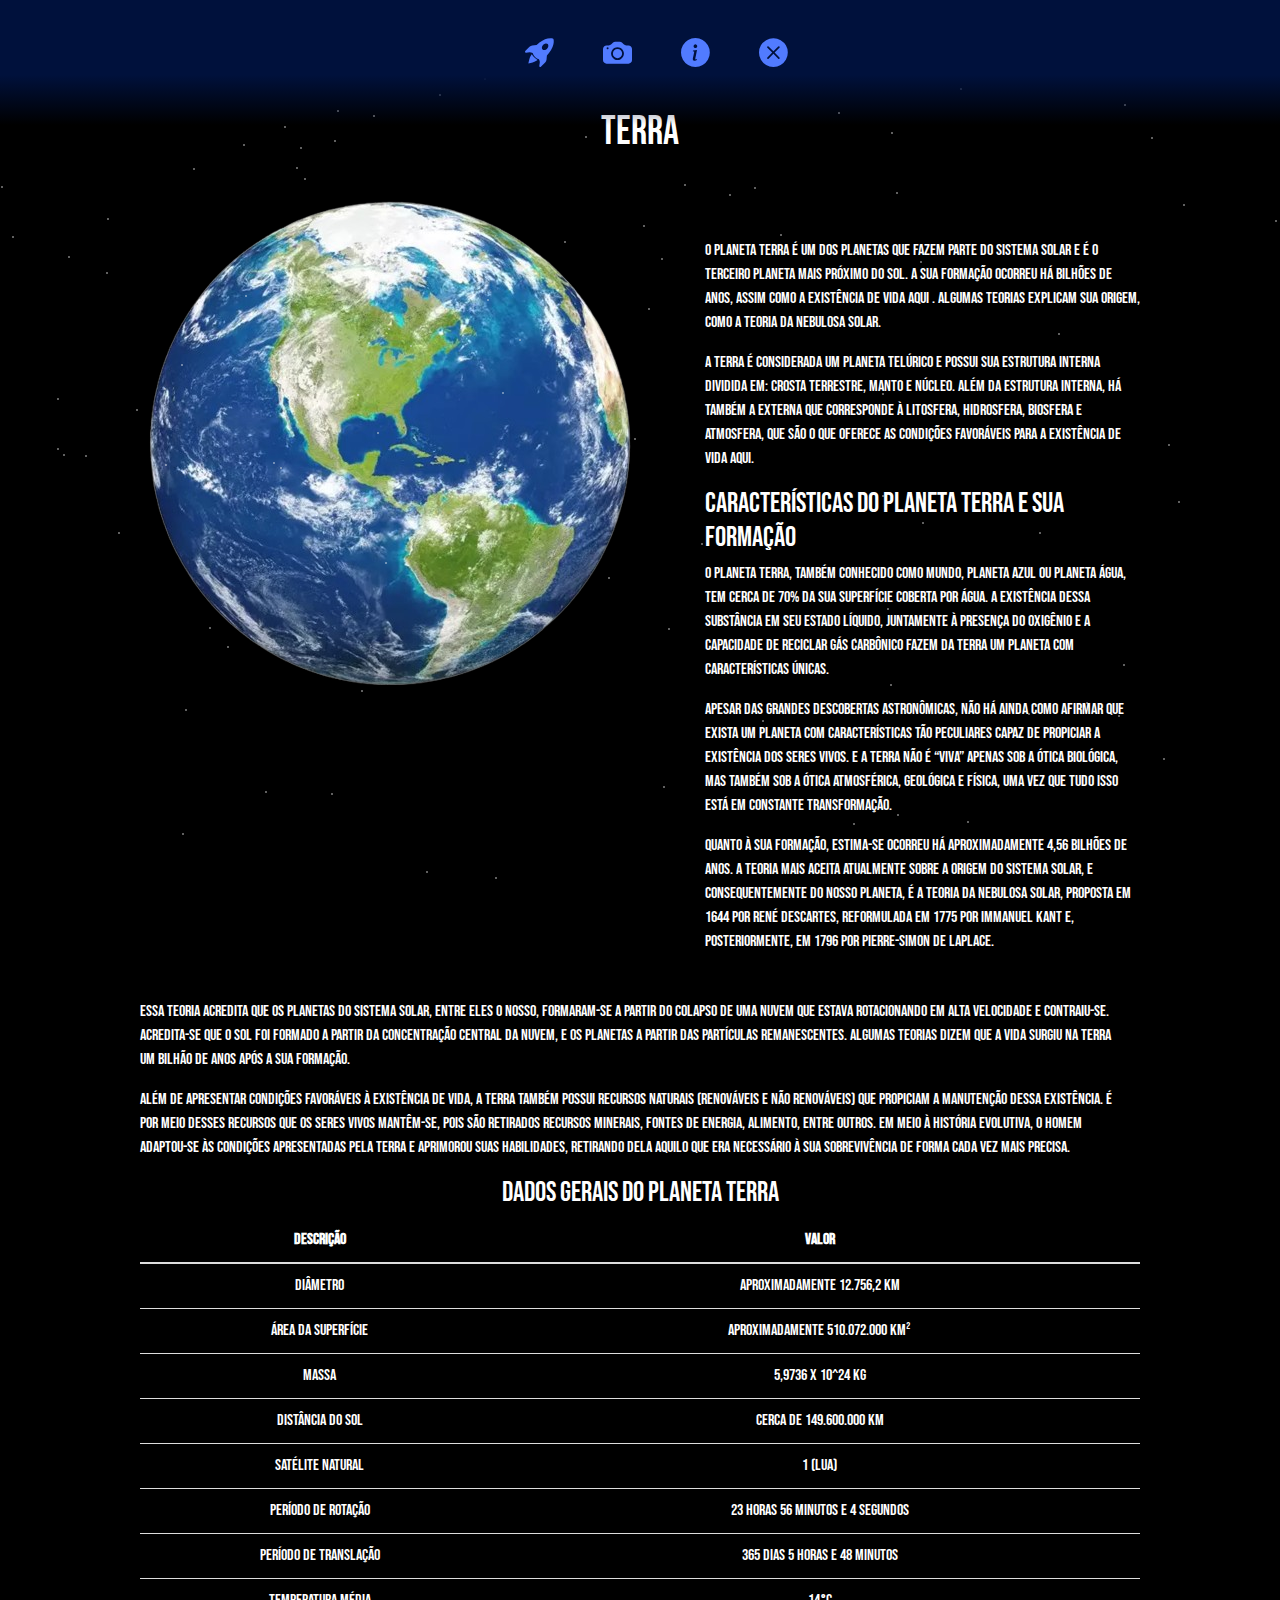
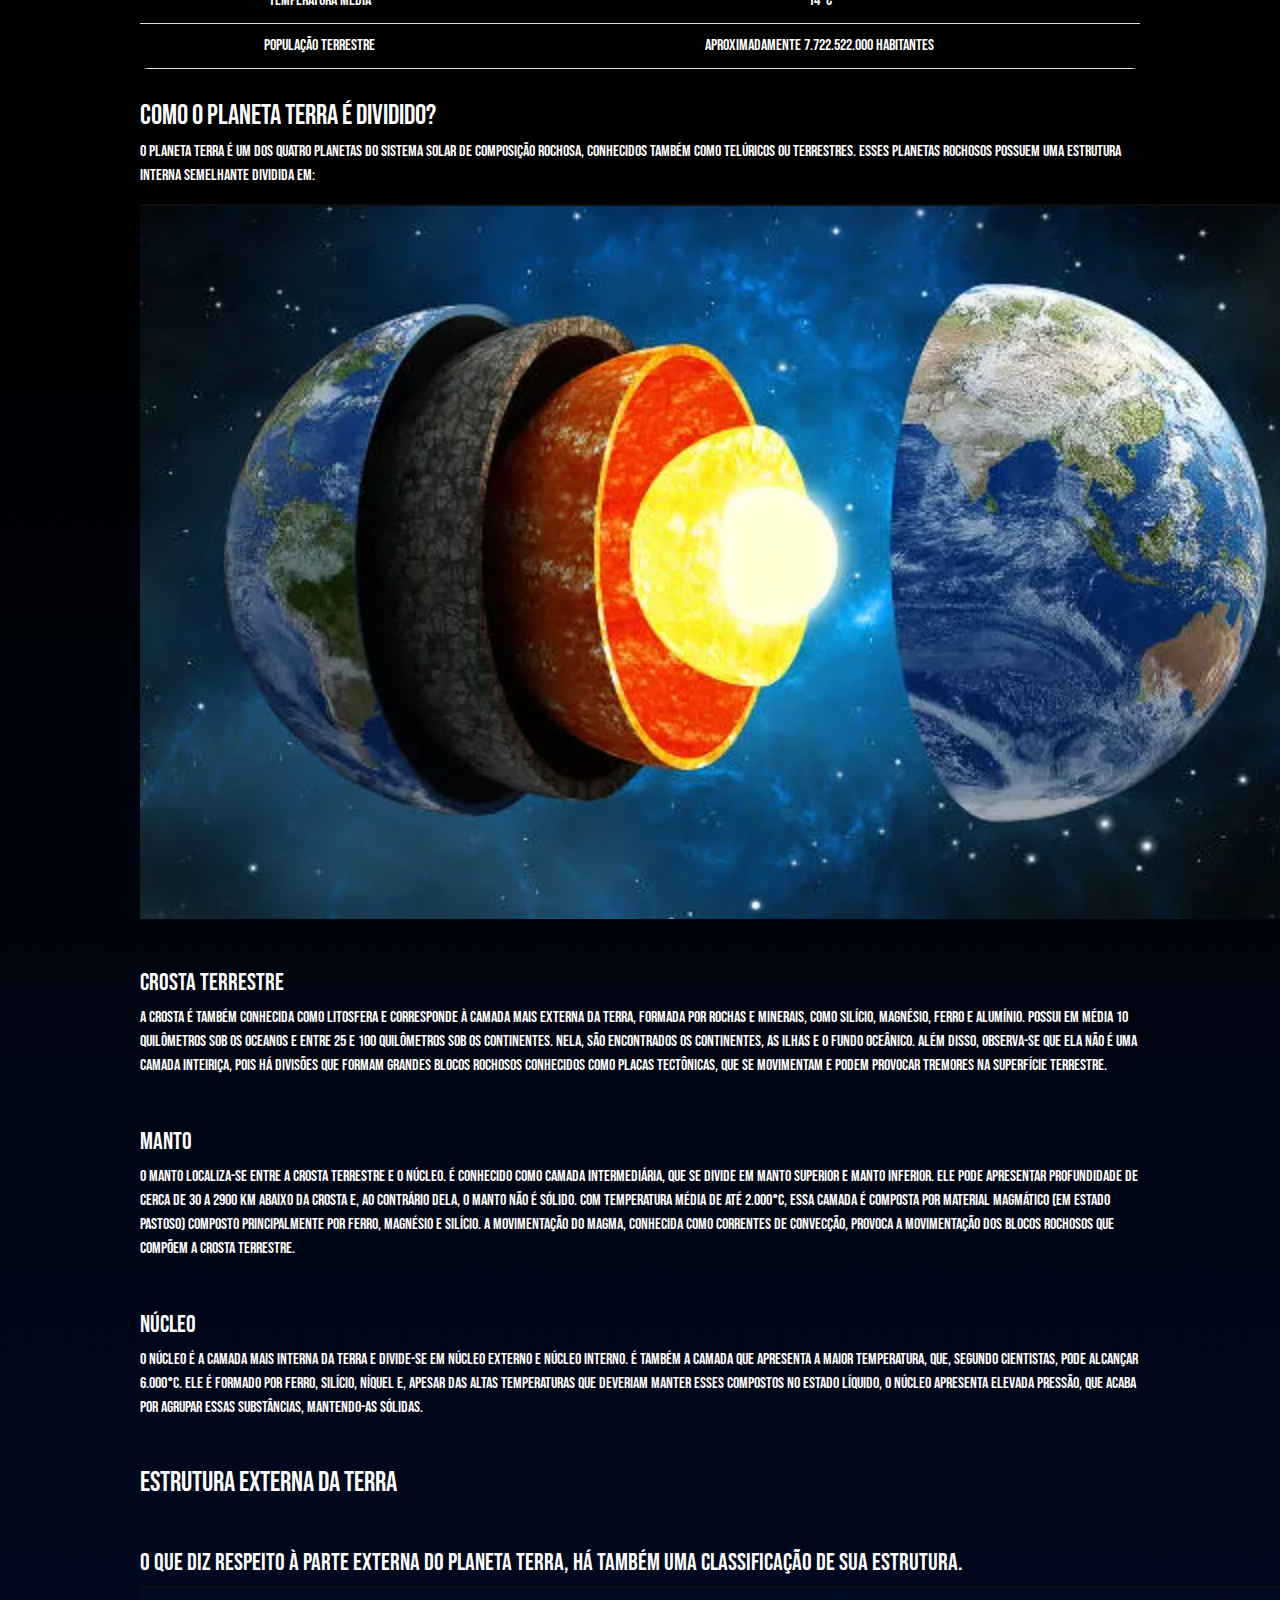
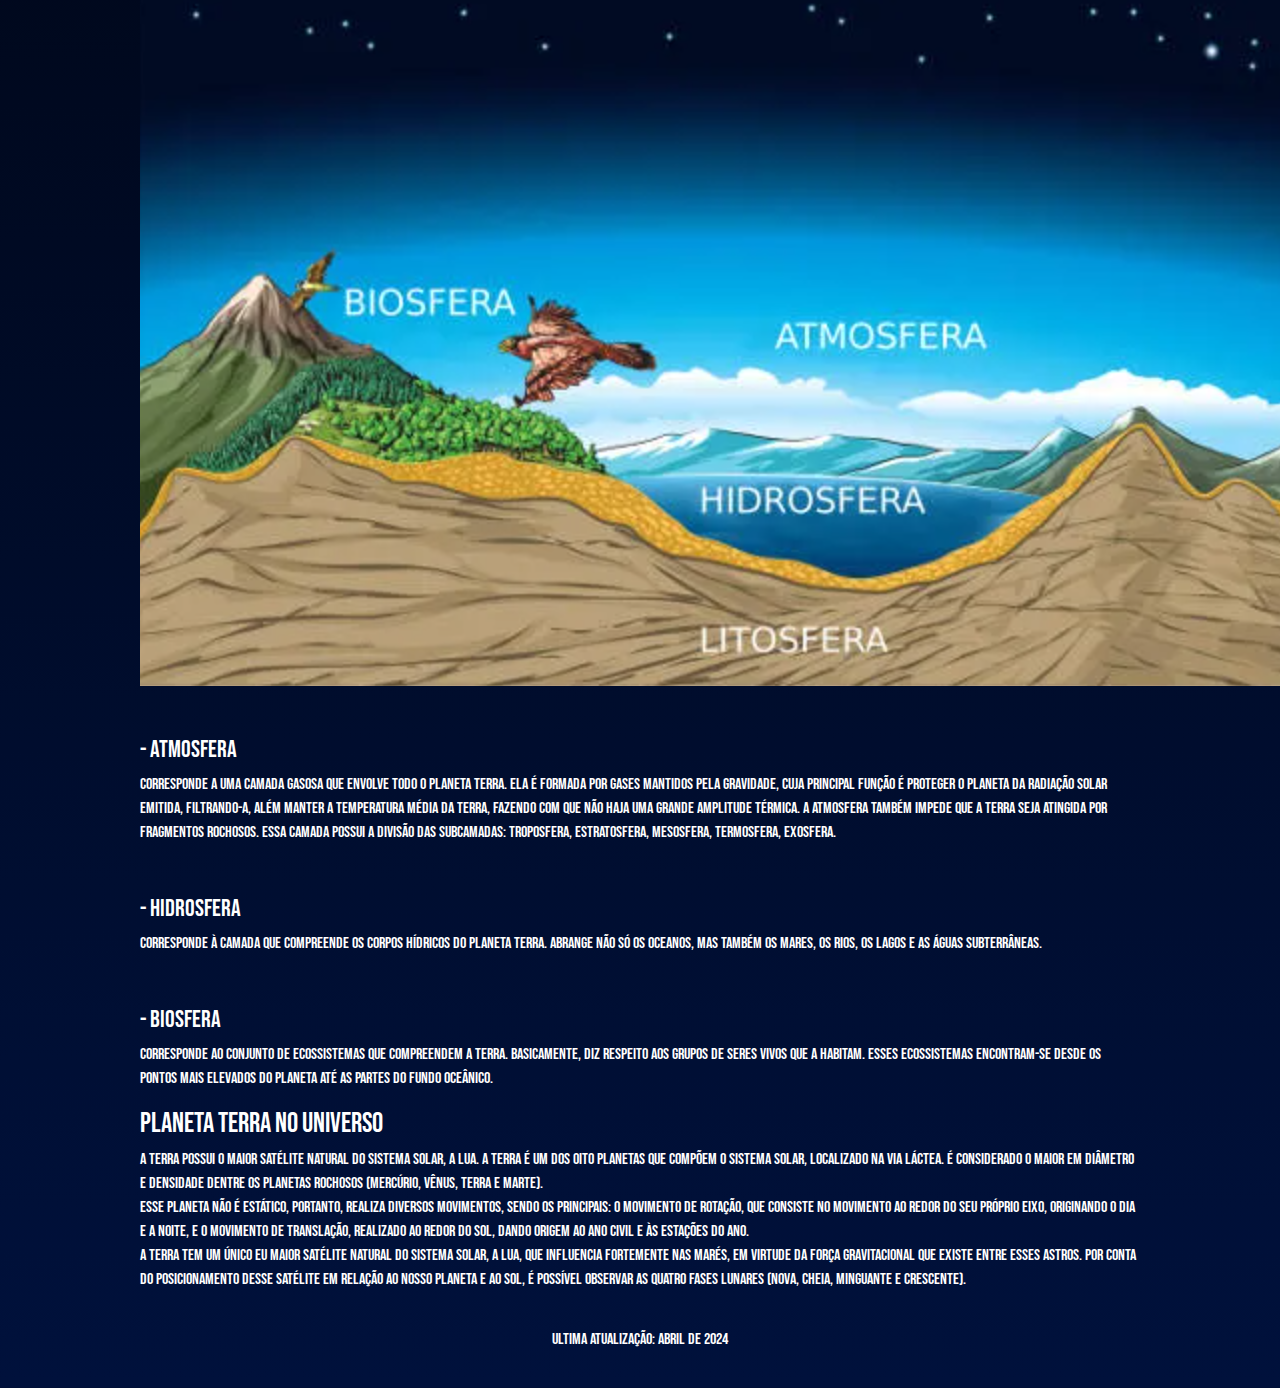
<file: terra.html>
<!doctype html>
<html lang="pt-br">
  <head>
    <meta charset="utf-8">
    <meta name="viewport" content="width=device-width, initial-scale=1">
    <title>Rumo às Estrelas - Terra</title>
    <link href="https://cdn.jsdelivr.net/npm/bootstrap@5.3.3/dist/css/bootstrap.min.css" rel="stylesheet" integrity="sha384-QWTKZyjpPEjISv5WaRU9OFeRpok6YctnYmDr5pNlyT2bRjXh0JMhjY6hW+ALEwIH" crossorigin="anonymous">
    <link rel="stylesheet" href="style.css">
    <link rel="stylesheet" href="https://fonts.googleapis.com/css2?family=Bebas+Neue&display=swap">
    <link rel="stylesheet" href="https://cdn.jsdelivr.net/npm/bootstrap-icons@1.11.3/font/bootstrap-icons.min.css">
</head>
  <body>
    <nav>
        <ul>
            <li><a href="sistema.html"><i class="bi bi-rocket-takeoff-fill"></i></a></li>
            <li><a href="apinaza.html"><i class="bi bi-camera-fill"></i></a></li>
            <li><a href="info.html"><i class="bi bi-info-circle-fill"></i></a></li>
            <li><a href="index.html"><i class="bi bi-x-circle-fill"></i></a></li>
        </ul>
    </nav>

    <h1 class="nomeplaneta">TERRA</h1>

    <div class="container">
    <img src="img/Terra.png" alt="Terra" class="left">

        <div class="rigth">
        <p>O Planeta Terra é um dos planetas que fazem parte do Sistema Solar e é o terceiro planeta mais próximo do Sol.
            A sua formação ocorreu há bilhões de anos, assim como a existência de vida aqui . 
            Algumas teorias explicam sua origem, como a teoria da nebulosa solar.</p>
        <p>A Terra é considerada um planeta telúrico e possui sua estrutura interna dividida em: crosta terrestre, manto e núcleo. 
            Além da estrutura interna, há também a externa que corresponde à litosfera, hidrosfera, biosfera e atmosfera, 
            que são o que oferece as condições favoráveis para a existência de vida aqui.</p>
        
        <h3>Características do Planeta Terra e sua formação</h3>

        <p>O Planeta Terra, também conhecido como mundo, planeta azul ou planeta água, tem cerca de 70% da sua superfície coberta por água. 
            A existência dessa substância em seu estado líquido, juntamente à presença do oxigênio e a capacidade de reciclar gás carbônico fazem da Terra
             um planeta com características únicas.</p>
        <p>Apesar das grandes descobertas astronômicas, não há ainda como afirmar que exista um planeta com características tão peculiares capaz de propiciar 
            a existência dos seres vivos. E a Terra não é “viva” apenas sob a ótica biológica, mas também sob a ótica atmosférica, geológica e física, uma vez que
             tudo isso está em constante transformação.</p>
        
        <p>Quanto à sua formação, estima-se ocorreu há aproximadamente 4,56 bilhões de anos. A teoria mais aceita atualmente sobre a origem do Sistema Solar, 
            e consequentemente do nosso planeta, é a teoria da nebulosa solar, proposta em 1644 por René Descartes, reformulada em 1775 por Immanuel Kant e, posteriormente, 
            em 1796 por Pierre-Simon de Laplace.</p>
        </div>
    </div>

    <div class="container">
        <div class="left">
        <p>Essa teoria acredita que os planetas do Sistema Solar, entre eles o nosso, formaram-se a partir do colapso de uma nuvem que estava rotacionando em alta velocidade
            e contraiu-se. Acredita-se que o Sol foi formado a partir da concentração central da nuvem, e os planetas a partir das partículas remanescentes. 
            Algumas teorias dizem que a vida surgiu na Terra um bilhão de anos após a sua formação.</p>
   
       <p>Além de apresentar condições favoráveis à existência de vida, a Terra também possui recursos naturais (renováveis e não renováveis) que propiciam a manutenção dessa existência.
            É por meio desses recursos que os seres vivos mantêm-se, pois são retirados recursos minerais, fontes de energia, alimento, entre outros. Em meio à história evolutiva, 
            o homem adaptou-se às condições apresentadas pela Terra e aprimorou suas habilidades, 
            retirando dela aquilo que era necessário à sua sobrevivência de forma cada vez mais precisa.</p>
        </div>

            <div class="tabela">
                <h3>Dados Gerais do Planeta Terra</h3>
                <table>
                    <tr>
                        <th>Descrição</th>
                        <th>Valor</th>
                    </tr>
                    <tr>
                        <td>Diâmetro</td>
                        <td>Aproximadamente 12.756,2 km</td>
                    </tr>
                    <tr>
                        <td>Área da Superfície</td>
                        <td>Aproximadamente 510.072.000 km²</td>
                    </tr>
                    <tr>
                        <td>Massa</td>
                        <td>5,9736 x 10^24 kg</td>
                    </tr>
                    <tr>
                        <td>Distância do Sol</td>
                        <td>Cerca de 149.600.000 km</td>
                    </tr>
                    <tr>
                        <td>Satélite Natural</td>
                        <td>1 (Lua)</td>
                    </tr>
                    <tr>
                        <td>Período de Rotação</td>
                        <td>23 horas 56 minutos e 4 segundos</td>
                    </tr>
                    <tr>
                        <td>Período de Translação</td>
                        <td>365 dias 5 horas e 48 minutos</td>
                    </tr>
                    <tr>
                        <td>Temperatura Média</td>
                        <td>14°C</td>
                    </tr>
                    <tr>
                        <td>População Terrestre</td>
                        <td>Aproximadamente 7.722.522.000 habitantes</td>
                    </tr>
                </table>
            </div>
    </div>

    <div class="container">
        <h3>Como o planeta Terra é dividido?</h3>
        <p>O planeta Terra é um dos quatro planetas do Sistema Solar de composição rochosa, conhecidos também como telúricos ou terrestres. 
            Esses planetas rochosos possuem uma estrutura interna semelhante dividida em:</p>
        <img src="img/CamadasTerra.png" alt="camadas">
        <p>
            <h4>Crosta terrestre</h4>
            A crosta é também conhecida como litosfera e corresponde à camada mais externa da Terra, formada por rochas e minerais, como silício, magnésio, ferro e alumínio. 
            Possui em média 10 quilômetros sob os oceanos e entre 25 e 100 quilômetros sob os continentes.
            Nela, são encontrados os continentes, as ilhas e o fundo oceânico. Além disso, observa-se que ela não é uma camada inteiriça, 
            pois há divisões que formam grandes blocos rochosos conhecidos como placas tectônicas, que se movimentam e podem provocar tremores na superfície terrestre.

            <h4>Manto</h4>
            O manto localiza-se entre a crosta terrestre e o núcleo. É conhecido como camada intermediária, que se divide em manto superior e manto inferior. 
            Ele pode apresentar profundidade de cerca de 30 a 2900 km abaixo da crosta e, ao contrário dela, o manto não é sólido.
            Com temperatura média de até 2.000°C, essa camada é composta por material magmático (em estado pastoso) composto principalmente por ferro, magnésio e silício. 
            A movimentação do magma, conhecida como correntes de convecção, provoca a movimentação dos blocos rochosos que compõem a crosta terrestre.

            <h4>Núcleo</h4>
            O núcleo é a camada mais interna da Terra e divide-se em núcleo externo e núcleo interno. 
            É também a camada que apresenta a maior temperatura, que, segundo cientistas, pode alcançar 6.000°C.
            Ele é formado por ferro, silício, níquel e, apesar das altas temperaturas que deveriam manter esses compostos no estado líquido, 
            o núcleo apresenta elevada pressão, que acaba por agrupar essas substâncias, mantendo-as sólidas.
        </p>

    </div>
    <div class="container">
        <h3>Estrutura externa da Terra</h3>
        <p>
            <h4>O que diz respeito à parte externa do planeta Terra, há também uma classificação de sua estrutura.</h4>
            <img src="img/AtmosferaTerra.png" alt="atmosfera">
            <h4>- Atmosfera</h4>
            Corresponde a uma camada gasosa que envolve todo o Planeta Terra. Ela é formada por gases mantidos pela gravidade, 
            cuja principal função é proteger o planeta da radiação solar emitida, filtrando-a, além manter a temperatura média da Terra, 
            fazendo com que não haja uma grande amplitude térmica.
            A atmosfera também impede que a Terra seja atingida por fragmentos rochosos. Essa camada possui a divisão das subcamadas: 
            troposfera, estratosfera, mesosfera, termosfera, exosfera.

            <h4>- Hidrosfera</h4>
            Corresponde à camada que compreende os corpos hídricos do Planeta Terra. Abrange não só os oceanos, mas também os mares, os rios, os lagos e as águas subterrâneas.

            <h4>- Biosfera</h4>
            Corresponde ao conjunto de ecossistemas que compreendem a Terra. Basicamente, diz respeito aos grupos de seres vivos que a habitam. 
            Esses ecossistemas encontram-se desde os pontos mais elevados do planeta até as partes do fundo oceânico.
        </p>

        <h3>Planeta Terra no Universo</h3>
        <p>A Terra possui o maior satélite natural do Sistema Solar, a Lua.
        A Terra é um dos oito planetas que compõem o Sistema Solar, localizado na Via Láctea. 
        É considerado o maior em diâmetro e densidade dentre os planetas rochosos (Mercúrio, Vênus, Terra e Marte).
        <br>
        Esse planeta não é estático, portanto, realiza diversos movimentos, sendo os principais: o movimento de rotação, 
        que consiste no movimento ao redor do seu próprio eixo, originando o dia e a noite, e o movimento de translação, realizado ao redor do Sol, 
        dando origem ao ano civil e às estações do ano.
        <br>
        A Terra tem um único eu maior satélite natural do Sistema Solar, a Lua, que influencia fortemente nas marés, 
        em virtude da força gravitacional que existe entre esses astros. Por conta do posicionamento desse satélite em relação ao nosso planeta e ao Sol, 
        é possível observar as quatro fases lunares (nova, cheia, minguante e crescente).
        </p>
    </div>

    <footer>
        <p>Ultima atualização: Abril de 2024</p>
    </footer>

    <script src="https://cdn.jsdelivr.net/npm/bootstrap@5.3.3/dist/js/bootstrap.bundle.min.js" integrity="sha384-YvpcrYf0tY3lHB60NNkmXc5s9fDVZLESaAA55NDzOxhy9GkcIdslK1eN7N6jIeHz" crossorigin="anonymous"></script>
    <script src="estrelas.js"></script>
  </body>
</html>
</file>
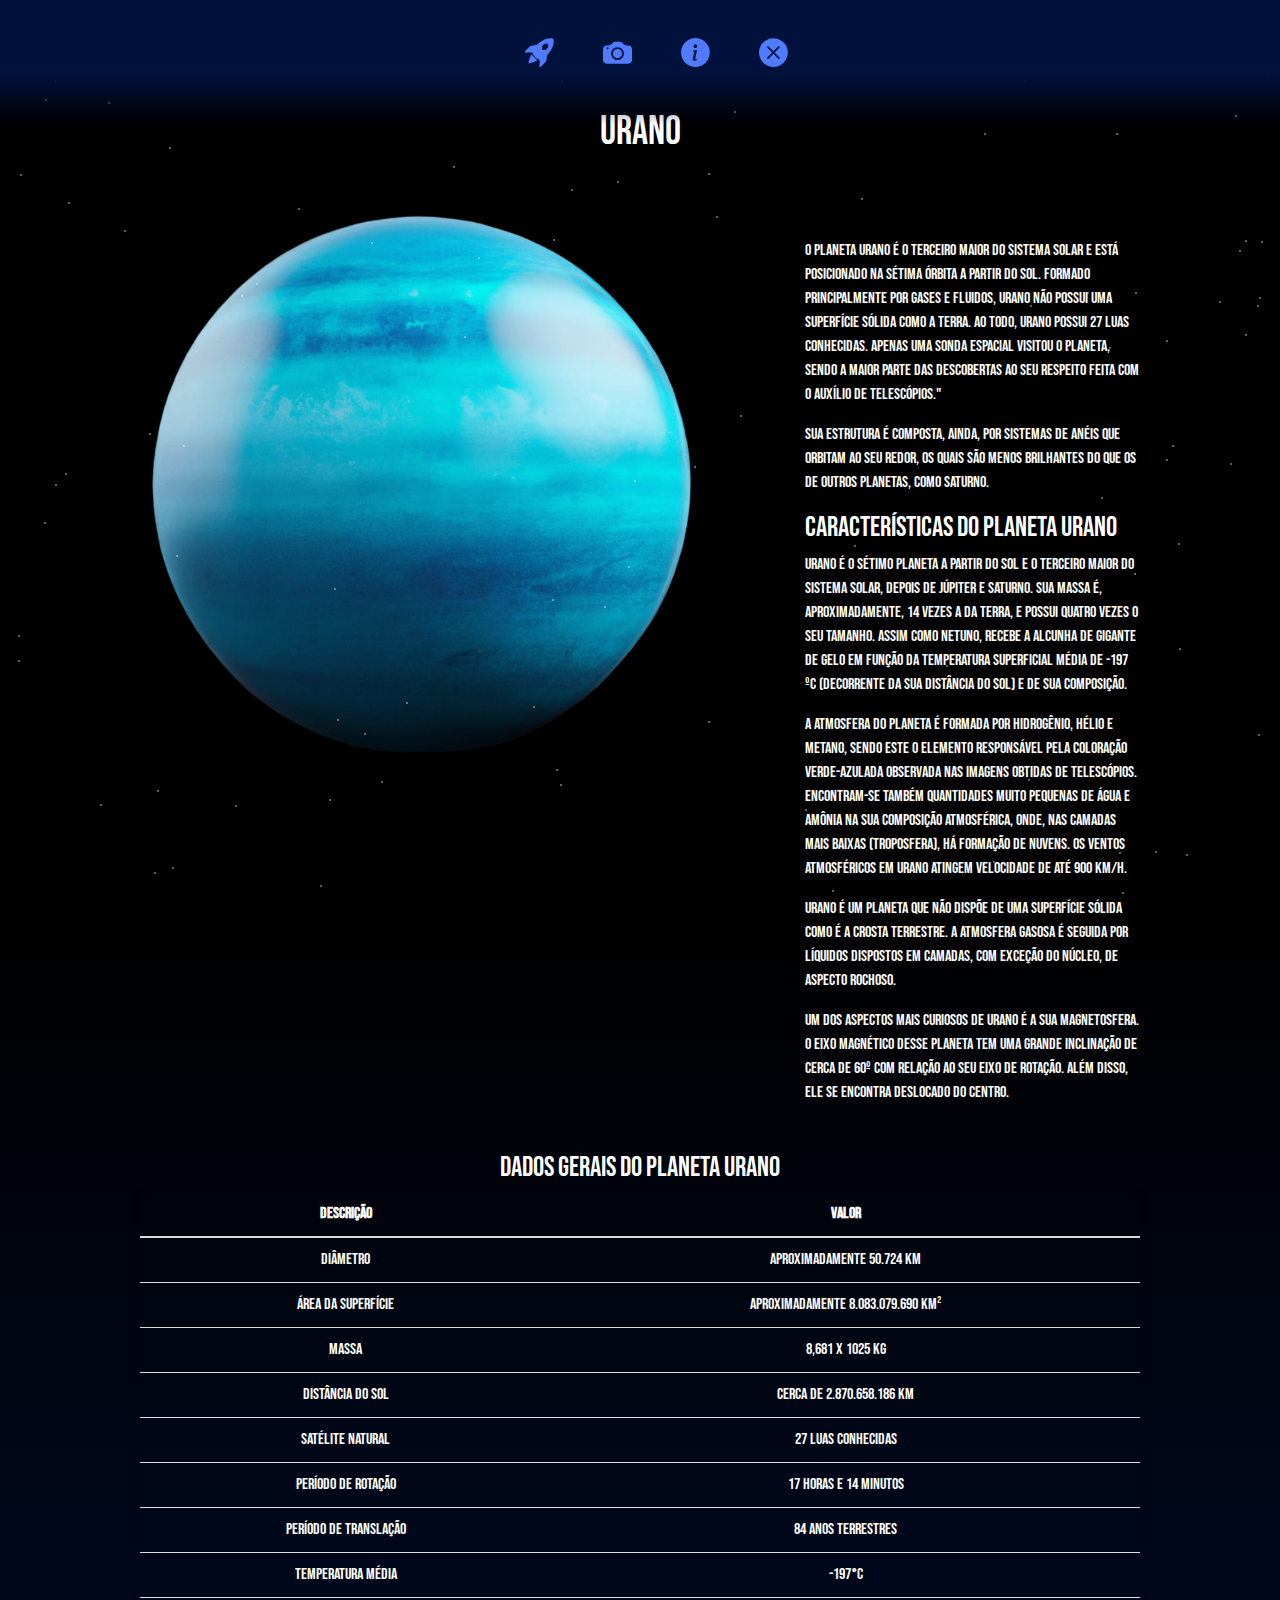
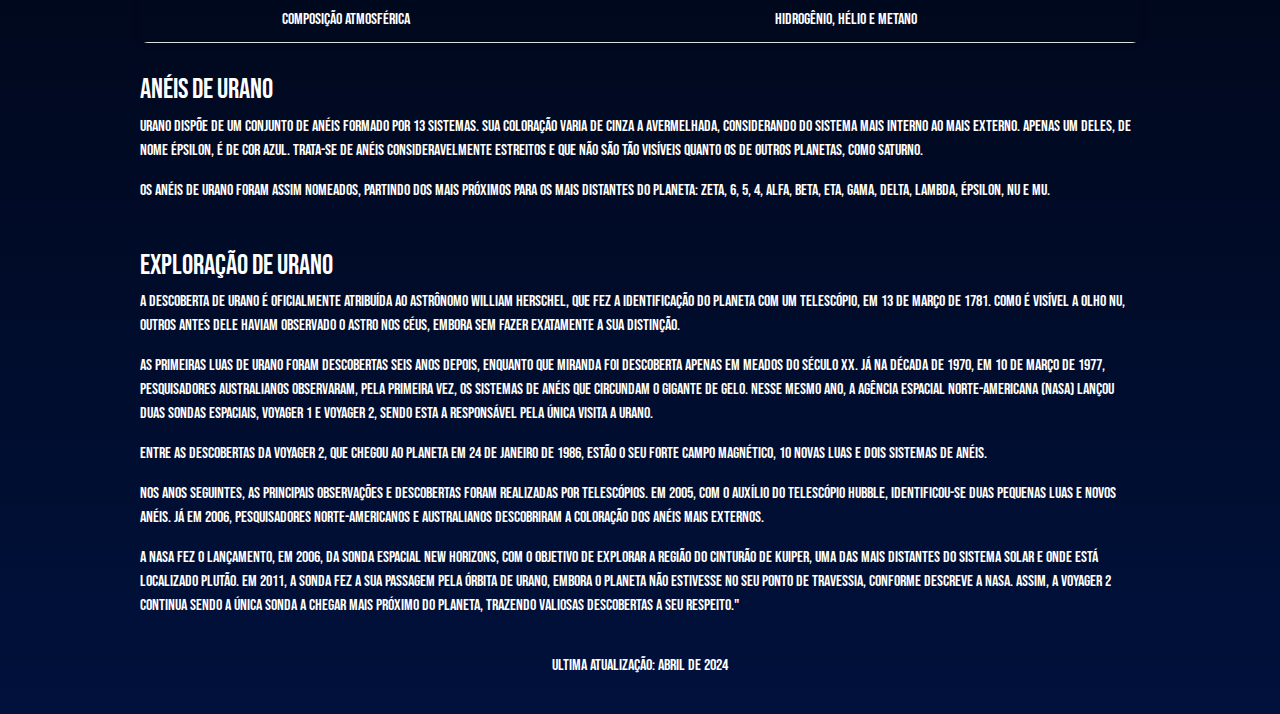
<file: urano.html>
<!doctype html>
<html lang="pt-br">
  <head>
    <meta charset="utf-8">
    <meta name="viewport" content="width=device-width, initial-scale=1">
    <title>Rumo às Estrelas - Urano</title>
    <link href="https://cdn.jsdelivr.net/npm/bootstrap@5.3.3/dist/css/bootstrap.min.css" rel="stylesheet" integrity="sha384-QWTKZyjpPEjISv5WaRU9OFeRpok6YctnYmDr5pNlyT2bRjXh0JMhjY6hW+ALEwIH" crossorigin="anonymous">
    <link rel="stylesheet" href="style.css">
    <link rel="stylesheet" href="https://fonts.googleapis.com/css2?family=Bebas+Neue&display=swap">
    <link rel="stylesheet" href="https://cdn.jsdelivr.net/npm/bootstrap-icons@1.11.3/font/bootstrap-icons.min.css">
</head>
  <body>
    <nav>
        <ul>
            <li><a href="sistema.html"><i class="bi bi-rocket-takeoff-fill"></i></a></li>
            <li><a href="apinaza.html"><i class="bi bi-camera-fill"></i></a></li>
            <li><a href="info.html"><i class="bi bi-info-circle-fill"></i></a></li>
            <li><a href="index.html"><i class="bi bi-x-circle-fill"></i></a></li>
        </ul>
    </nav>

    <h1 class="nomeplaneta">URANO</h1>

    <div class="container">
    <img width="600px" src="img/Urano.png" alt="Urano" class="left">

        <div class="rigth">
        <p>O planeta Urano é o terceiro maior do Sistema Solar e está posicionado na sétima órbita a partir do Sol. 
            Formado principalmente por gases e fluidos, Urano não possui uma superfície sólida como a Terra. 
             Ao todo, Urano possui 27 luas conhecidas. Apenas uma sonda espacial visitou o planeta, sendo a maior parte das descobertas ao seu respeito feita com o auxílio de telescópios."
        </p>
        <p>Sua estrutura é composta, ainda, por sistemas de anéis que orbitam ao seu redor, os quais são menos brilhantes do que os de outros planetas, como Saturno.</p>
        
        <h3>Características do Planeta Urano</h3>

        <p>Urano é o sétimo planeta a partir do Sol e o terceiro maior do Sistema Solar, depois de Júpiter e Saturno. Sua massa é, aproximadamente, 14 vezes a da Terra, e possui quatro vezes o seu tamanho. 
            Assim como Netuno, recebe a alcunha de Gigante de Gelo em função da temperatura superficial média de -197 ºC (decorrente da sua distância do Sol) e de sua composição.
        </p>
        <p>A atmosfera do planeta é formada por hidrogênio, hélio e metano, sendo este o elemento responsável pela coloração verde-azulada observada nas imagens obtidas de telescópios. 
            Encontram-se também quantidades muito pequenas de água e amônia na sua composição atmosférica, onde, nas camadas mais baixas (troposfera), há formação de nuvens. 
             Os ventos atmosféricos em Urano atingem velocidade de até 900 km/h.
        </p>
        
        <p>Urano é um planeta que não dispõe de uma superfície sólida como é a crosta terrestre. A atmosfera gasosa é seguida por líquidos dispostos em camadas, com exceção do núcleo, de aspecto rochoso.
        </p>
        <p>Um dos aspectos mais curiosos de Urano é a sua magnetosfera. O eixo magnético desse planeta tem uma grande inclinação de cerca de 60º com relação ao seu eixo de rotação. 
            Além disso, ele se encontra deslocado do centro.
        </p>
        </div>
    </div>

    <div class="container">
        <div class="left">
        
        </div>

            <div class="tabela">
                <h3>Dados Gerais do Planeta Urano</h3>
                <table>
                    <tr>
                        <th>Descrição</th>
                        <th>Valor</th>
                    </tr>
                    <tr>
                        <td>Diâmetro</td>
                        <td>Aproximadamente 50.724 km</td>
                    </tr>
                    <tr>
                        <td>Área da Superfície</td>
                        <td>Aproximadamente 8.083.079.690 km²</td>
                    </tr>
                    <tr>
                        <td>Massa</td>
                        <td>8,681 x 1025 kg</td>
                    </tr>
                    <tr>
                        <td>Distância do Sol</td>
                        <td>Cerca de 2.870.658.186 km</td>
                    </tr>
                    <tr>
                        <td>Satélite Natural</td>
                        <td>27 luas conhecidas</td>
                    </tr>
                    <tr>
                        <td>Período de Rotação</td>
                        <td>17 horas e 14 minutos</td>
                    </tr>
                    <tr>
                        <td>Período de Translação</td>
                        <td>84 anos terrestres</td>
                    </tr>
                    <tr>
                        <td>Temperatura Média</td>
                        <td>-197°C</td>
                    </tr>
                    <tr>
                        <td>Composição atmosférica</td>
                        <td>hidrogênio, hélio e metano</td>
                    </tr>
                </table>
            </div>
    </div>

    <div class="container">
        <h3>Anéis de Urano</h3>
        <p>Urano dispõe de um conjunto de anéis formado por 13 sistemas. Sua coloração varia de cinza a avermelhada, considerando do sistema mais interno ao mais externo. 
            Apenas um deles, de nome Épsilon, é de cor azul. Trata-se de anéis consideravelmente estreitos e que não são tão visíveis quanto os de outros planetas, como Saturno.
        </p>      
        <p>Os anéis de Urano foram assim nomeados, partindo dos mais próximos para os mais distantes do planeta: Zeta, 6, 5, 4, Alfa, Beta, Eta, Gama, Delta, Lambda, Épsilon, Nu e Mu.
        </p>
    </div>
    <div class="container">
        <h3>Exploração de Urano</h3>
        <p>A descoberta de Urano é oficialmente atribuída ao astrônomo William Herschel, que fez a identificação do planeta com um telescópio, em 13 de março de 1781. 
            Como é visível a olho nu, outros antes dele haviam observado o astro nos céus, embora sem fazer exatamente a sua distinção.
        </p>
        <p>As primeiras luas de Urano foram descobertas seis anos depois, enquanto que Miranda foi descoberta apenas em meados do século XX. Já na década de 1970, em 10 de março de 1977, 
            pesquisadores australianos observaram, pela primeira vez, os sistemas de anéis que circundam o Gigante de Gelo. Nesse mesmo ano, 
            a Agência Espacial Norte-Americana (Nasa) lançou duas sondas espaciais, Voyager 1 e Voyager 2, sendo esta a responsável pela única visita a Urano.
        </p>
        <p>Entre as descobertas da Voyager 2, que chegou ao planeta em 24 de janeiro de 1986, estão o seu forte campo magnético, 10 novas luas e dois sistemas de anéis.
        </p>
        <p>Nos anos seguintes, as principais observações e descobertas foram realizadas por telescópios. Em 2005, com o auxílio do telescópio Hubble, identificou-se duas pequenas luas e novos anéis. 
            Já em 2006, pesquisadores norte-americanos e australianos descobriram a coloração dos anéis mais externos.
        </p>
        <p>A Nasa fez o lançamento, em 2006, da sonda espacial New Horizons, com o objetivo de explorar a região do Cinturão de Kuiper, uma das mais distantes do Sistema Solar e onde está localizado Plutão. 
            Em 2011, a sonda fez a sua passagem pela órbita de Urano, embora o planeta não estivesse no seu ponto de travessia, conforme descreve a Nasa. 
             Assim, a Voyager 2 continua sendo a única sonda a chegar mais próximo do planeta, trazendo valiosas descobertas a seu respeito."
        </p>
    </div>

    <footer>
        <p>Ultima atualização: Abril de 2024</p>
    </footer>

    <script src="https://cdn.jsdelivr.net/npm/bootstrap@5.3.3/dist/js/bootstrap.bundle.min.js" integrity="sha384-YvpcrYf0tY3lHB60NNkmXc5s9fDVZLESaAA55NDzOxhy9GkcIdslK1eN7N6jIeHz" crossorigin="anonymous"></script>
    <script src="estrelas.js"></script>
  </body>
</html>
</file>
<file: style.css>
/*Paleta gradient global*/
:root {
    --gradient: linear-gradient(
       to right,
       #002166,
       #00318F,
       #0040B9,
       #0050E3,
       #2869FF,
       #517BFF,
       #798DFF,
       #A1A0FF
    );
 }

body {
    place-content: center;
    margin: 0;
    padding: 0;
    background: linear-gradient(
       to bottom, 
       #000 0%,
       #000 40%,
       #00113C 100%);
    font-family: "Bebas Neue", sans-serif;
    min-height: 100vh
 }

 .criadores{
   align-items: center;
   display: grid;
   font-family: "Bebas Neue", sans-serif;
   color: #fff;
 }

 .info {
   padding-top: 70px;
   margin-top: 50px;
   display: flex;
   flex-direction: column;
   align-items: center;
   text-align: center;
}

 .info, i{
   font-size: 1.8rem;
 }

 .info, h4{
   margin-top: 50px;
 }

.redes {
   display: flex;
   justify-content: center;
   gap: 10px; /* Espaçamento entre os ícones */
}

.index{
    align-items: center;
    display: grid;
}

.entrar{
    margin-top: 40vh;
    height: 50vh;
}

nav{
    background: linear-gradient(to bottom, #00113C 60%, transparent);
    position: fixed;
    top: 0;
    left: 0;
    width: 100%;
    padding: 10px 0;
    z-index: 1000;
 }

 footer {
    color: #fff;
    padding: 20px;
    text-align: center;
    bottom: 0;
}

 a{
    text-decoration: none;
    color: #517BFF;
 }
 
 ul{
    list-style: none;
    text-align: center;
 }
 
 ul li{
    font-size: 1.5rem;
    padding: 2vh;
    margin: 5px;
    position: relative;
    display: inline-block;
    border-radius: 10px;
    transition: 1s;
 }

 .sistema {
    display: flex;
    justify-content: center;
    align-items: center;
    height: 100vh;
 }

 /*Defininto tamanho e posição dos planetas do sistema solar*/
.planeta1 {
    width: 440px;
    height: auto;
 }

 .planeta2 {
    width: 50px;
    height: auto;
 }
 
 .planeta3 {
    width: 90px;
    height: auto;
 }
 
 .planeta4 {
    width: 100px;
    height: auto;
 }
 
 .planeta5 {
    width: 70px;
    height: auto;
 }
 
 .planeta6 {
    width: 210px;
    height: auto;
 }
 .planeta7 {
    width: 340px;
    height: auto;
 }
 .planeta8 {
    width: 140px;
    height: auto;
 }
 .planeta9 {
    width: 100px;
    height: auto;
 }

 .nomeplaneta{
    margin-top: 12vh;
    text-align: center;
    color: #fff;
 }

 .container {
    padding-top: 30px;
    width: 80%;
    margin: 0 auto;
    color: #fff;
}

.left {
    float: left;
    margin-right: 20px;
}

.rigth {
    overflow: hidden;
    padding-top: 5vh;
    padding-left: 5vh;
}

/*Modificaçoes das tabelas*/
.tabela{
    text-align: center;
}

table {
    width: 100%;
    border-collapse: collapse;
    border-radius: 8px;
    overflow: hidden;
    box-shadow: 0 0 10px rgba(0, 0, 0, 0.1);
}

th, td {
    padding: 10px;
    text-align: center;
}

th {
    color: #fff;
    font-weight: bold;
    border-bottom: 2px solid #ddd;
}

td {
    border-bottom: 1px solid #ddd;
}


.botao{
    position: relative;
    font-size: 8rem;
    background-image: var(--gradient);
    background-clip: text;
    -webkit-background-clip: text;
    color: transparent;
    transition: 1s;
 }
 
 .botao:after{
    position: absolute;
    opacity: 0;
    transition: 1s;
    z-index: -1;
 }
 
 .botao:hover{
    transform: scale(1.10, 1.10);
 }
 
 .botao:hover::after{
    opacity: 1;
 }

/*Criando efeito zoom nas imagens ao passar o mouse*/
.sistema img{
   position: relative;
   color: transparent;
   transition: 1s;
}

.sistema img:after{
   position: absolute;
   opacity: 0;
   transition: 1s;
   z-index: -1;
}

.sistema img:hover{
   transform: scale(1.10, 1.10);
   cursor: pointer;
}

.sistema img:hover::after{
   opacity: 1;
}

/*Colocando legenda nos planetas ao passar o mouse*/
.planetas {
   position: relative;
   display: inline-block;
   margin: 2vh;
}

.txt {
   position: absolute;
   top: -50px;
   left: 50%;
   transform: translateX(-50%);
   background-color: rgba(0, 0, 0, 0.5);
   color: #fff;
   padding: 1vh;
   margin: 0;
   transition: opacity 0.3s;
   opacity: 0; /* Inicialmente escondido */
   color: #517BFF;
}

.planetas:hover .txt {
   opacity: 1; /* Mostra a legenda ao passar o mouse */
}

.imagempag{
   margin: 5px;
}

/*Estelas*/
.star {
    position: absolute;
    width: 2px;
    height: 2px;
    background-color: rgba(255, 255, 255, 0.5);
    border-radius: 50%;
    animation: twinkling 3s infinite;
 }
 
 @keyframes twinkling {
    0%, 100% {
        opacity: 0;
    }
    50% {
        opacity: 1;
    }
 }

 /*Formatação de imagem e texto da pagina API Naza*/

#apod {
    flex-direction: column;
    justify-content: center;
    align-items: center;
    height: 100%;
    text-align: center;
}

#apod-image {
    max-width: 100%;
    max-height: 60vh;
}

.tituloapod{
    text-align: center;
    color: #2869FF;
    margin-top: 15vh;
}

#apod-title, #apod-explanation {
    margin-top: 20px;
    font-family: "Bebas Neue", sans-serif;
    color: #2869FF;
}

/*Movimentação do GIF pela tela*/

.gif {
    width: 12%;
    position: fixed;
    top: 0;
    left: -100px; /* Inicialmente, a imagem estará fora da tela na esquerda */
    animation: move 5s linear infinite;
 }
 
 @keyframes move {
    0% {
        left: -100px; /* Posição inicial fora da tela na esquerda */
    }
    100% {
        left: calc(100% + 100px); /* Posição final fora da tela na direita */
    }
 }

  /*Aplicando responsividade*/
 @media screen and (max-width: 1150px){
   body{
      height: auto;
   }

   .sistema {
      flex-direction: column;
      align-items: center;
      padding-top: 135vh;
   }

   .planeta1{
      width: 300px;
   }

   footer{
      padding-top: 150vh;
   }

   .nomeplaneta{
      padding-top: 10vh;
   }

   img{
      width: 200px;
   }

   .container {
      display: flex;
      align-items: center;
      text-align:justify;
      flex-direction: column;
  }

  .left {
   float:none;
   margin-right: 0%;
}

.rigth {
   overflow: hidden;
   padding-left: 0%;
}

  .txt{
   background-color: transparent;
   padding: 1cm;
  }

  .botao{
   font-size: 80px;
  }
}

 @media screen and (max-width: 340px){
   .sistema{
      padding-top: 190vh;
   }

   .botao{
      font-size: 40px;
   }
 }

 @media screen and (max-width: 500px){
   .botao{
      font-size: 50px;
   }
 }

 @media screen and (min-width: 750px) and (max-width: 1000px){
   .sistema{
      padding-top: 100vh;
   }
 }

 @media screen and (min-width: 1200px)and (max-width: 1300px){
   .planeta1{
      width: 270px;
   }
   .planeta2{
      width: 40px;
   }
   .planeta3{
      width: 70px;
   }
   .planeta4{
      width: 80px;
   }
   .planeta6{
      width: 120px;
   }
   .planeta7{
      width: 250px;
   }

   .planeta8{
      width: 90px;
   }
   .planeta9{
      width: 70px;
   }
}

@media screen and (min-width: 1301px)and (max-width: 1600px){
   .planeta1{
      width: 250px;
   }
   .planeta2{
      width: 50px;
   }
   .planeta3{
      width: 80px;
   }
   .planeta4{
      width: 90px;
   }
   .planeta6{
      width: 120px;
   }
   .planeta7{
      width: 220px;
   }

   .planeta8{
      width: 80px;
   }
   .planeta9{
      width: 60px;
   }
}
</file>
